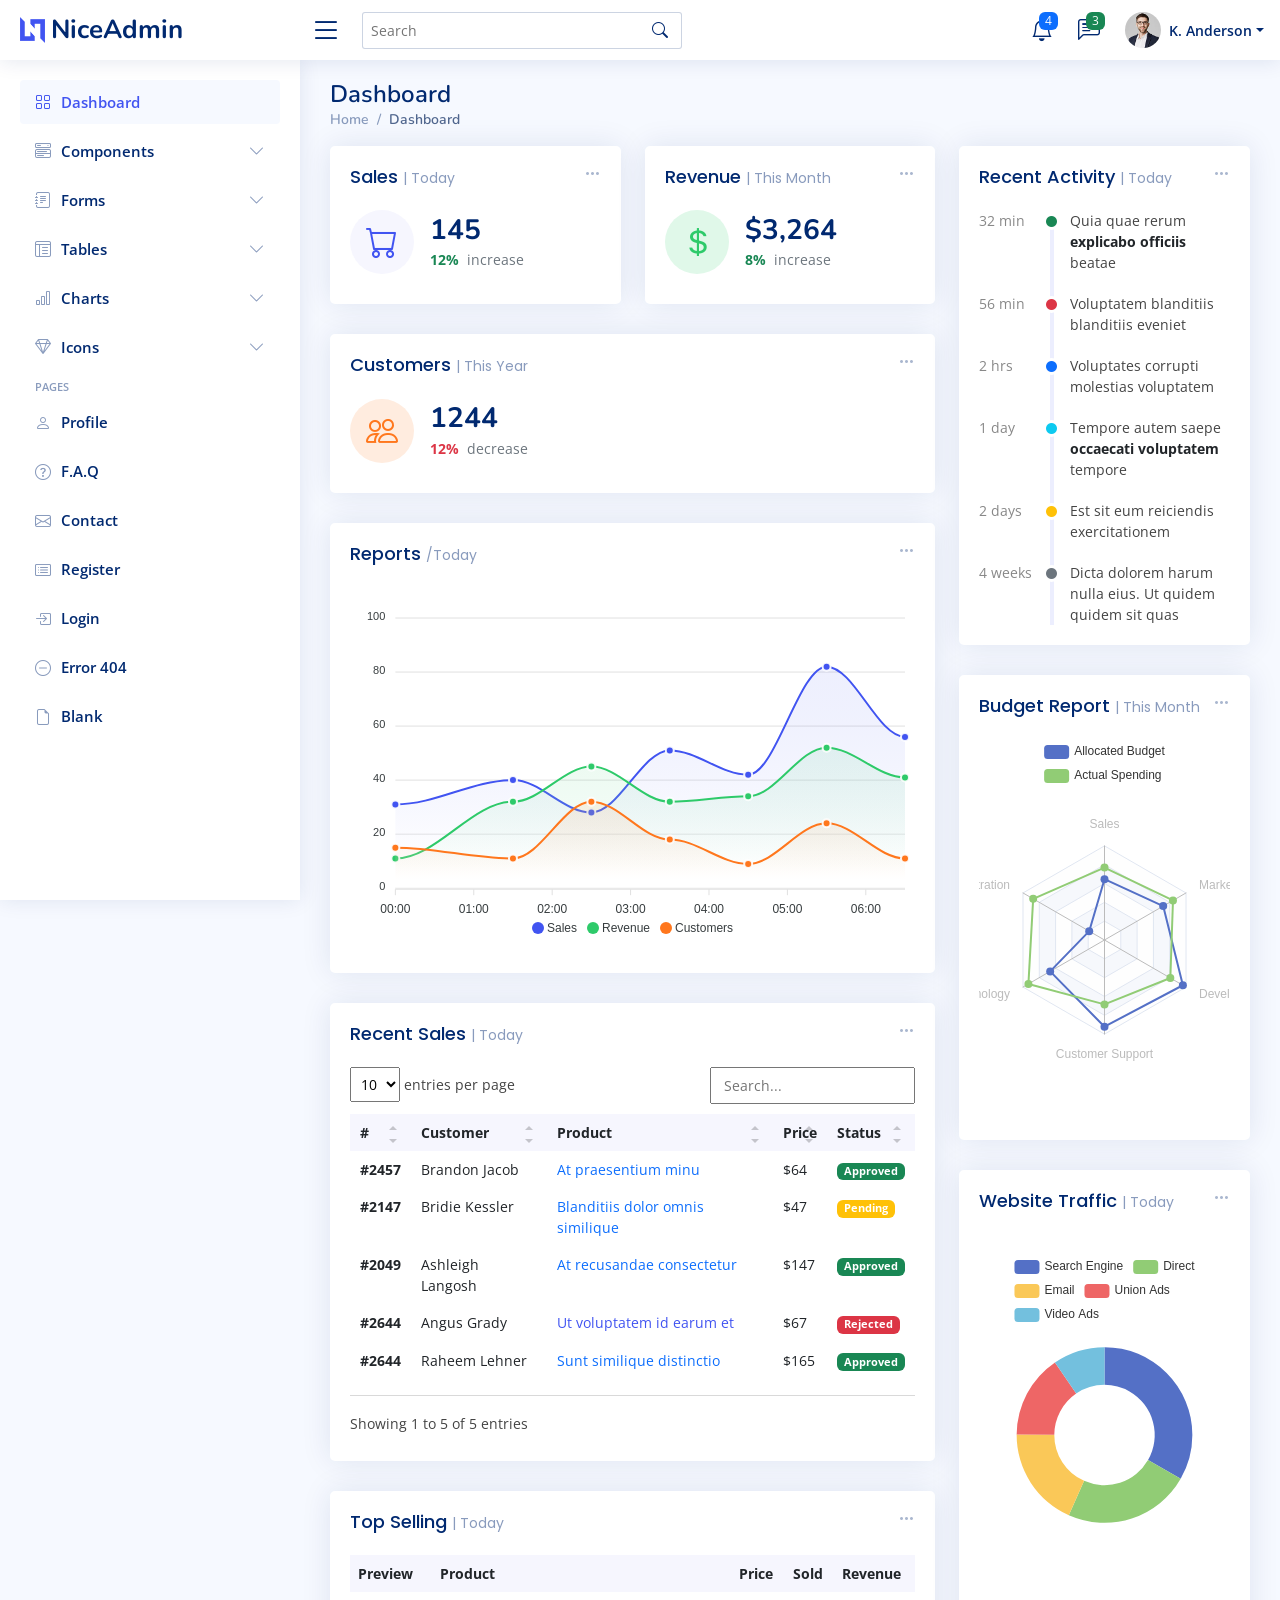
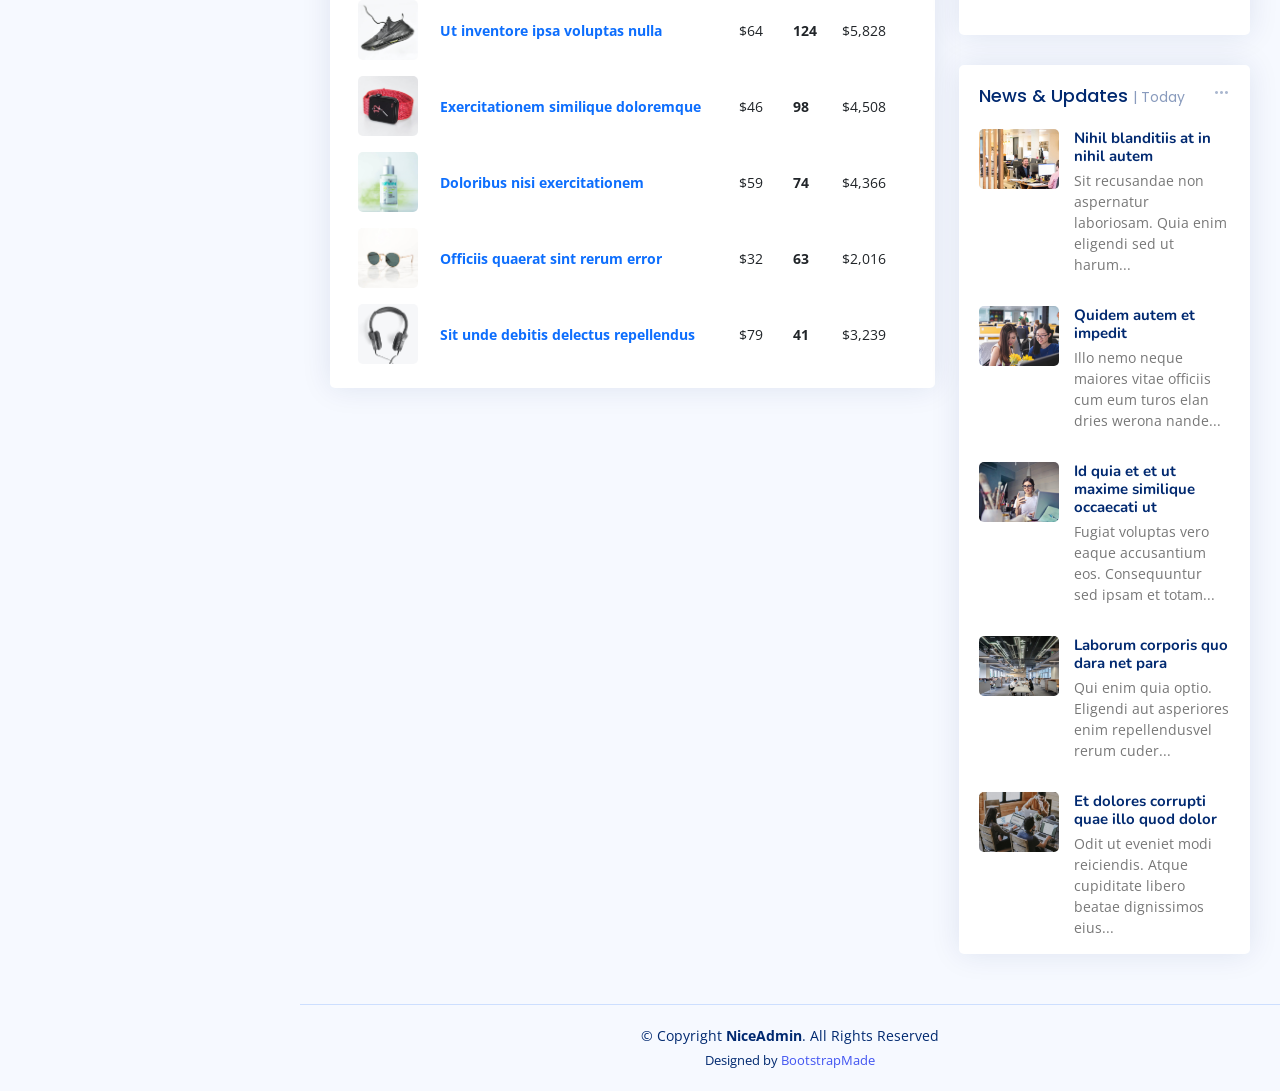
<file: NiceAdmin/index.html>
<!DOCTYPE html>
<html lang="en">

<head>
  <meta charset="utf-8">
  <meta content="width=device-width, initial-scale=1.0" name="viewport">

  <title>Dashboard - NiceAdmin Bootstrap Template</title>
  <meta content="" name="description">
  <meta content="" name="keywords">

  <!-- Favicons -->
  <link href="assets/img/favicon.png" rel="icon">
  <link href="assets/img/apple-touch-icon.png" rel="apple-touch-icon">

  <!-- Google Fonts -->
  <link href="https://fonts.gstatic.com" rel="preconnect">
  <link href="https://fonts.googleapis.com/css?family=Open+Sans:300,300i,400,400i,600,600i,700,700i|Nunito:300,300i,400,400i,600,600i,700,700i|Poppins:300,300i,400,400i,500,500i,600,600i,700,700i" rel="stylesheet">

  <!-- Vendor CSS Files -->
  <link href="assets/vendor/bootstrap/css/bootstrap.min.css" rel="stylesheet">
  <link href="assets/vendor/bootstrap-icons/bootstrap-icons.css" rel="stylesheet">
  <link href="assets/vendor/boxicons/css/boxicons.min.css" rel="stylesheet">
  <link href="assets/vendor/quill/quill.snow.css" rel="stylesheet">
  <link href="assets/vendor/quill/quill.bubble.css" rel="stylesheet">
  <link href="assets/vendor/remixicon/remixicon.css" rel="stylesheet">
  <link href="assets/vendor/simple-datatables/style.css" rel="stylesheet">

  <!-- Template Main CSS File -->
  <link href="assets/css/style.css" rel="stylesheet">

  <!-- =======================================================
  * Template Name: NiceAdmin - v2.4.1
  * Template URL: https://bootstrapmade.com/nice-admin-bootstrap-admin-html-template/
  * Author: BootstrapMade.com
  * License: https://bootstrapmade.com/license/
  ======================================================== -->
</head>

<body>

  <!-- ======= Header ======= -->
  <header id="header" class="header fixed-top d-flex align-items-center">

    <div class="d-flex align-items-center justify-content-between">
      <a href="index.html" class="logo d-flex align-items-center">
        <img src="assets/img/logo.png" alt="">
        <span class="d-none d-lg-block">NiceAdmin</span>
      </a>
      <i class="bi bi-list toggle-sidebar-btn"></i>
    </div><!-- End Logo -->

    <div class="search-bar">
      <form class="search-form d-flex align-items-center" method="POST" action="#">
        <input type="text" name="query" placeholder="Search" title="Enter search keyword">
        <button type="submit" title="Search"><i class="bi bi-search"></i></button>
      </form>
    </div><!-- End Search Bar -->

    <nav class="header-nav ms-auto">
      <ul class="d-flex align-items-center">

        <li class="nav-item d-block d-lg-none">
          <a class="nav-link nav-icon search-bar-toggle " href="#">
            <i class="bi bi-search"></i>
          </a>
        </li><!-- End Search Icon-->

        <li class="nav-item dropdown">

          <a class="nav-link nav-icon" href="#" data-bs-toggle="dropdown">
            <i class="bi bi-bell"></i>
            <span class="badge bg-primary badge-number">4</span>
          </a><!-- End Notification Icon -->

          <ul class="dropdown-menu dropdown-menu-end dropdown-menu-arrow notifications">
            <li class="dropdown-header">
              You have 4 new notifications
              <a href="#"><span class="badge rounded-pill bg-primary p-2 ms-2">View all</span></a>
            </li>
            <li>
              <hr class="dropdown-divider">
            </li>

            <li class="notification-item">
              <i class="bi bi-exclamation-circle text-warning"></i>
              <div>
                <h4>Lorem Ipsum</h4>
                <p>Quae dolorem earum veritatis oditseno</p>
                <p>30 min. ago</p>
              </div>
            </li>

            <li>
              <hr class="dropdown-divider">
            </li>

            <li class="notification-item">
              <i class="bi bi-x-circle text-danger"></i>
              <div>
                <h4>Atque rerum nesciunt</h4>
                <p>Quae dolorem earum veritatis oditseno</p>
                <p>1 hr. ago</p>
              </div>
            </li>

            <li>
              <hr class="dropdown-divider">
            </li>

            <li class="notification-item">
              <i class="bi bi-check-circle text-success"></i>
              <div>
                <h4>Sit rerum fuga</h4>
                <p>Quae dolorem earum veritatis oditseno</p>
                <p>2 hrs. ago</p>
              </div>
            </li>

            <li>
              <hr class="dropdown-divider">
            </li>

            <li class="notification-item">
              <i class="bi bi-info-circle text-primary"></i>
              <div>
                <h4>Dicta reprehenderit</h4>
                <p>Quae dolorem earum veritatis oditseno</p>
                <p>4 hrs. ago</p>
              </div>
            </li>

            <li>
              <hr class="dropdown-divider">
            </li>
            <li class="dropdown-footer">
              <a href="#">Show all notifications</a>
            </li>

          </ul><!-- End Notification Dropdown Items -->

        </li><!-- End Notification Nav -->

        <li class="nav-item dropdown">

          <a class="nav-link nav-icon" href="#" data-bs-toggle="dropdown">
            <i class="bi bi-chat-left-text"></i>
            <span class="badge bg-success badge-number">3</span>
          </a><!-- End Messages Icon -->

          <ul class="dropdown-menu dropdown-menu-end dropdown-menu-arrow messages">
            <li class="dropdown-header">
              You have 3 new messages
              <a href="#"><span class="badge rounded-pill bg-primary p-2 ms-2">View all</span></a>
            </li>
            <li>
              <hr class="dropdown-divider">
            </li>

            <li class="message-item">
              <a href="#">
                <img src="assets/img/messages-1.jpg" alt="" class="rounded-circle">
                <div>
                  <h4>Maria Hudson</h4>
                  <p>Velit asperiores et ducimus soluta repudiandae labore officia est ut...</p>
                  <p>4 hrs. ago</p>
                </div>
              </a>
            </li>
            <li>
              <hr class="dropdown-divider">
            </li>

            <li class="message-item">
              <a href="#">
                <img src="assets/img/messages-2.jpg" alt="" class="rounded-circle">
                <div>
                  <h4>Anna Nelson</h4>
                  <p>Velit asperiores et ducimus soluta repudiandae labore officia est ut...</p>
                  <p>6 hrs. ago</p>
                </div>
              </a>
            </li>
            <li>
              <hr class="dropdown-divider">
            </li>

            <li class="message-item">
              <a href="#">
                <img src="assets/img/messages-3.jpg" alt="" class="rounded-circle">
                <div>
                  <h4>David Muldon</h4>
                  <p>Velit asperiores et ducimus soluta repudiandae labore officia est ut...</p>
                  <p>8 hrs. ago</p>
                </div>
              </a>
            </li>
            <li>
              <hr class="dropdown-divider">
            </li>

            <li class="dropdown-footer">
              <a href="#">Show all messages</a>
            </li>

          </ul><!-- End Messages Dropdown Items -->

        </li><!-- End Messages Nav -->

        <li class="nav-item dropdown pe-3">

          <a class="nav-link nav-profile d-flex align-items-center pe-0" href="#" data-bs-toggle="dropdown">
            <img src="assets/img/profile-img.jpg" alt="Profile" class="rounded-circle">
            <span class="d-none d-md-block dropdown-toggle ps-2">K. Anderson</span>
          </a><!-- End Profile Iamge Icon -->

          <ul class="dropdown-menu dropdown-menu-end dropdown-menu-arrow profile">
            <li class="dropdown-header">
              <h6>Kevin Anderson</h6>
              <span>Web Designer</span>
            </li>
            <li>
              <hr class="dropdown-divider">
            </li>

            <li>
              <a class="dropdown-item d-flex align-items-center" href="users-profile.html">
                <i class="bi bi-person"></i>
                <span>My Profile</span>
              </a>
            </li>
            <li>
              <hr class="dropdown-divider">
            </li>

            <li>
              <a class="dropdown-item d-flex align-items-center" href="users-profile.html">
                <i class="bi bi-gear"></i>
                <span>Account Settings</span>
              </a>
            </li>
            <li>
              <hr class="dropdown-divider">
            </li>

            <li>
              <a class="dropdown-item d-flex align-items-center" href="pages-faq.html">
                <i class="bi bi-question-circle"></i>
                <span>Need Help?</span>
              </a>
            </li>
            <li>
              <hr class="dropdown-divider">
            </li>

            <li>
              <a class="dropdown-item d-flex align-items-center" href="#">
                <i class="bi bi-box-arrow-right"></i>
                <span>Sign Out</span>
              </a>
            </li>

          </ul><!-- End Profile Dropdown Items -->
        </li><!-- End Profile Nav -->

      </ul>
    </nav><!-- End Icons Navigation -->

  </header><!-- End Header -->

  <!-- ======= Sidebar ======= -->
  <aside id="sidebar" class="sidebar">

    <ul class="sidebar-nav" id="sidebar-nav">

      <li class="nav-item">
        <a class="nav-link " href="index.html">
          <i class="bi bi-grid"></i>
          <span>Dashboard</span>
        </a>
      </li><!-- End Dashboard Nav -->

      <li class="nav-item">
        <a class="nav-link collapsed" data-bs-target="#components-nav" data-bs-toggle="collapse" href="#">
          <i class="bi bi-menu-button-wide"></i><span>Components</span><i class="bi bi-chevron-down ms-auto"></i>
        </a>
        <ul id="components-nav" class="nav-content collapse " data-bs-parent="#sidebar-nav">
          <li>
            <a href="components-alerts.html">
              <i class="bi bi-circle"></i><span>Alerts</span>
            </a>
          </li>
          <li>
            <a href="components-accordion.html">
              <i class="bi bi-circle"></i><span>Accordion</span>
            </a>
          </li>
          <li>
            <a href="components-badges.html">
              <i class="bi bi-circle"></i><span>Badges</span>
            </a>
          </li>
          <li>
            <a href="components-breadcrumbs.html">
              <i class="bi bi-circle"></i><span>Breadcrumbs</span>
            </a>
          </li>
          <li>
            <a href="components-buttons.html">
              <i class="bi bi-circle"></i><span>Buttons</span>
            </a>
          </li>
          <li>
            <a href="components-cards.html">
              <i class="bi bi-circle"></i><span>Cards</span>
            </a>
          </li>
          <li>
            <a href="components-carousel.html">
              <i class="bi bi-circle"></i><span>Carousel</span>
            </a>
          </li>
          <li>
            <a href="components-list-group.html">
              <i class="bi bi-circle"></i><span>List group</span>
            </a>
          </li>
          <li>
            <a href="components-modal.html">
              <i class="bi bi-circle"></i><span>Modal</span>
            </a>
          </li>
          <li>
            <a href="components-tabs.html">
              <i class="bi bi-circle"></i><span>Tabs</span>
            </a>
          </li>
          <li>
            <a href="components-pagination.html">
              <i class="bi bi-circle"></i><span>Pagination</span>
            </a>
          </li>
          <li>
            <a href="components-progress.html">
              <i class="bi bi-circle"></i><span>Progress</span>
            </a>
          </li>
          <li>
            <a href="components-spinners.html">
              <i class="bi bi-circle"></i><span>Spinners</span>
            </a>
          </li>
          <li>
            <a href="components-tooltips.html">
              <i class="bi bi-circle"></i><span>Tooltips</span>
            </a>
          </li>
        </ul>
      </li><!-- End Components Nav -->

      <li class="nav-item">
        <a class="nav-link collapsed" data-bs-target="#forms-nav" data-bs-toggle="collapse" href="#">
          <i class="bi bi-journal-text"></i><span>Forms</span><i class="bi bi-chevron-down ms-auto"></i>
        </a>
        <ul id="forms-nav" class="nav-content collapse " data-bs-parent="#sidebar-nav">
          <li>
            <a href="forms-elements.html">
              <i class="bi bi-circle"></i><span>Form Elements</span>
            </a>
          </li>
          <li>
            <a href="forms-layouts.html">
              <i class="bi bi-circle"></i><span>Form Layouts</span>
            </a>
          </li>
          <li>
            <a href="forms-editors.html">
              <i class="bi bi-circle"></i><span>Form Editors</span>
            </a>
          </li>
          <li>
            <a href="forms-validation.html">
              <i class="bi bi-circle"></i><span>Form Validation</span>
            </a>
          </li>
        </ul>
      </li><!-- End Forms Nav -->

      <li class="nav-item">
        <a class="nav-link collapsed" data-bs-target="#tables-nav" data-bs-toggle="collapse" href="#">
          <i class="bi bi-layout-text-window-reverse"></i><span>Tables</span><i class="bi bi-chevron-down ms-auto"></i>
        </a>
        <ul id="tables-nav" class="nav-content collapse " data-bs-parent="#sidebar-nav">
          <li>
            <a href="tables-general.html">
              <i class="bi bi-circle"></i><span>General Tables</span>
            </a>
          </li>
          <li>
            <a href="tables-data.html">
              <i class="bi bi-circle"></i><span>Data Tables</span>
            </a>
          </li>
        </ul>
      </li><!-- End Tables Nav -->

      <li class="nav-item">
        <a class="nav-link collapsed" data-bs-target="#charts-nav" data-bs-toggle="collapse" href="#">
          <i class="bi bi-bar-chart"></i><span>Charts</span><i class="bi bi-chevron-down ms-auto"></i>
        </a>
        <ul id="charts-nav" class="nav-content collapse " data-bs-parent="#sidebar-nav">
          <li>
            <a href="charts-chartjs.html">
              <i class="bi bi-circle"></i><span>Chart.js</span>
            </a>
          </li>
          <li>
            <a href="charts-apexcharts.html">
              <i class="bi bi-circle"></i><span>ApexCharts</span>
            </a>
          </li>
          <li>
            <a href="charts-echarts.html">
              <i class="bi bi-circle"></i><span>ECharts</span>
            </a>
          </li>
        </ul>
      </li><!-- End Charts Nav -->

      <li class="nav-item">
        <a class="nav-link collapsed" data-bs-target="#icons-nav" data-bs-toggle="collapse" href="#">
          <i class="bi bi-gem"></i><span>Icons</span><i class="bi bi-chevron-down ms-auto"></i>
        </a>
        <ul id="icons-nav" class="nav-content collapse " data-bs-parent="#sidebar-nav">
          <li>
            <a href="icons-bootstrap.html">
              <i class="bi bi-circle"></i><span>Bootstrap Icons</span>
            </a>
          </li>
          <li>
            <a href="icons-remix.html">
              <i class="bi bi-circle"></i><span>Remix Icons</span>
            </a>
          </li>
          <li>
            <a href="icons-boxicons.html">
              <i class="bi bi-circle"></i><span>Boxicons</span>
            </a>
          </li>
        </ul>
      </li><!-- End Icons Nav -->

      <li class="nav-heading">Pages</li>

      <li class="nav-item">
        <a class="nav-link collapsed" href="users-profile.html">
          <i class="bi bi-person"></i>
          <span>Profile</span>
        </a>
      </li><!-- End Profile Page Nav -->

      <li class="nav-item">
        <a class="nav-link collapsed" href="pages-faq.html">
          <i class="bi bi-question-circle"></i>
          <span>F.A.Q</span>
        </a>
      </li><!-- End F.A.Q Page Nav -->

      <li class="nav-item">
        <a class="nav-link collapsed" href="pages-contact.html">
          <i class="bi bi-envelope"></i>
          <span>Contact</span>
        </a>
      </li><!-- End Contact Page Nav -->

      <li class="nav-item">
        <a class="nav-link collapsed" href="pages-register.html">
          <i class="bi bi-card-list"></i>
          <span>Register</span>
        </a>
      </li><!-- End Register Page Nav -->

      <li class="nav-item">
        <a class="nav-link collapsed" href="pages-login.html">
          <i class="bi bi-box-arrow-in-right"></i>
          <span>Login</span>
        </a>
      </li><!-- End Login Page Nav -->

      <li class="nav-item">
        <a class="nav-link collapsed" href="pages-error-404.html">
          <i class="bi bi-dash-circle"></i>
          <span>Error 404</span>
        </a>
      </li><!-- End Error 404 Page Nav -->

      <li class="nav-item">
        <a class="nav-link collapsed" href="pages-blank.html">
          <i class="bi bi-file-earmark"></i>
          <span>Blank</span>
        </a>
      </li><!-- End Blank Page Nav -->

    </ul>

  </aside><!-- End Sidebar-->

  <main id="main" class="main">

    <div class="pagetitle">
      <h1>Dashboard</h1>
      <nav>
        <ol class="breadcrumb">
          <li class="breadcrumb-item"><a href="index.html">Home</a></li>
          <li class="breadcrumb-item active">Dashboard</li>
        </ol>
      </nav>
    </div><!-- End Page Title -->

    <section class="section dashboard">
      <div class="row">

        <!-- Left side columns -->
        <div class="col-lg-8">
          <div class="row">

            <!-- Sales Card -->
            <div class="col-xxl-4 col-md-6">
              <div class="card info-card sales-card">

                <div class="filter">
                  <a class="icon" href="#" data-bs-toggle="dropdown"><i class="bi bi-three-dots"></i></a>
                  <ul class="dropdown-menu dropdown-menu-end dropdown-menu-arrow">
                    <li class="dropdown-header text-start">
                      <h6>Filter</h6>
                    </li>

                    <li><a class="dropdown-item" href="#">Today</a></li>
                    <li><a class="dropdown-item" href="#">This Month</a></li>
                    <li><a class="dropdown-item" href="#">This Year</a></li>
                  </ul>
                </div>

                <div class="card-body">
                  <h5 class="card-title">Sales <span>| Today</span></h5>

                  <div class="d-flex align-items-center">
                    <div class="card-icon rounded-circle d-flex align-items-center justify-content-center">
                      <i class="bi bi-cart"></i>
                    </div>
                    <div class="ps-3">
                      <h6>145</h6>
                      <span class="text-success small pt-1 fw-bold">12%</span> <span class="text-muted small pt-2 ps-1">increase</span>

                    </div>
                  </div>
                </div>

              </div>
            </div><!-- End Sales Card -->

            <!-- Revenue Card -->
            <div class="col-xxl-4 col-md-6">
              <div class="card info-card revenue-card">

                <div class="filter">
                  <a class="icon" href="#" data-bs-toggle="dropdown"><i class="bi bi-three-dots"></i></a>
                  <ul class="dropdown-menu dropdown-menu-end dropdown-menu-arrow">
                    <li class="dropdown-header text-start">
                      <h6>Filter</h6>
                    </li>

                    <li><a class="dropdown-item" href="#">Today</a></li>
                    <li><a class="dropdown-item" href="#">This Month</a></li>
                    <li><a class="dropdown-item" href="#">This Year</a></li>
                  </ul>
                </div>

                <div class="card-body">
                  <h5 class="card-title">Revenue <span>| This Month</span></h5>

                  <div class="d-flex align-items-center">
                    <div class="card-icon rounded-circle d-flex align-items-center justify-content-center">
                      <i class="bi bi-currency-dollar"></i>
                    </div>
                    <div class="ps-3">
                      <h6>$3,264</h6>
                      <span class="text-success small pt-1 fw-bold">8%</span> <span class="text-muted small pt-2 ps-1">increase</span>

                    </div>
                  </div>
                </div>

              </div>
            </div><!-- End Revenue Card -->

            <!-- Customers Card -->
            <div class="col-xxl-4 col-xl-12">

              <div class="card info-card customers-card">

                <div class="filter">
                  <a class="icon" href="#" data-bs-toggle="dropdown"><i class="bi bi-three-dots"></i></a>
                  <ul class="dropdown-menu dropdown-menu-end dropdown-menu-arrow">
                    <li class="dropdown-header text-start">
                      <h6>Filter</h6>
                    </li>

                    <li><a class="dropdown-item" href="#">Today</a></li>
                    <li><a class="dropdown-item" href="#">This Month</a></li>
                    <li><a class="dropdown-item" href="#">This Year</a></li>
                  </ul>
                </div>

                <div class="card-body">
                  <h5 class="card-title">Customers <span>| This Year</span></h5>

                  <div class="d-flex align-items-center">
                    <div class="card-icon rounded-circle d-flex align-items-center justify-content-center">
                      <i class="bi bi-people"></i>
                    </div>
                    <div class="ps-3">
                      <h6>1244</h6>
                      <span class="text-danger small pt-1 fw-bold">12%</span> <span class="text-muted small pt-2 ps-1">decrease</span>

                    </div>
                  </div>

                </div>
              </div>

            </div><!-- End Customers Card -->

            <!-- Reports -->
            <div class="col-12">
              <div class="card">

                <div class="filter">
                  <a class="icon" href="#" data-bs-toggle="dropdown"><i class="bi bi-three-dots"></i></a>
                  <ul class="dropdown-menu dropdown-menu-end dropdown-menu-arrow">
                    <li class="dropdown-header text-start">
                      <h6>Filter</h6>
                    </li>

                    <li><a class="dropdown-item" href="#">Today</a></li>
                    <li><a class="dropdown-item" href="#">This Month</a></li>
                    <li><a class="dropdown-item" href="#">This Year</a></li>
                  </ul>
                </div>

                <div class="card-body">
                  <h5 class="card-title">Reports <span>/Today</span></h5>

                  <!-- Line Chart -->
                  <div id="reportsChart"></div>

                  <script>
                    document.addEventListener("DOMContentLoaded", () => {
                      new ApexCharts(document.querySelector("#reportsChart"), {
                        series: [{
                          name: 'Sales',
                          data: [31, 40, 28, 51, 42, 82, 56],
                        }, {
                          name: 'Revenue',
                          data: [11, 32, 45, 32, 34, 52, 41]
                        }, {
                          name: 'Customers',
                          data: [15, 11, 32, 18, 9, 24, 11]
                        }],
                        chart: {
                          height: 350,
                          type: 'area',
                          toolbar: {
                            show: false
                          },
                        },
                        markers: {
                          size: 4
                        },
                        colors: ['#4154f1', '#2eca6a', '#ff771d'],
                        fill: {
                          type: "gradient",
                          gradient: {
                            shadeIntensity: 1,
                            opacityFrom: 0.3,
                            opacityTo: 0.4,
                            stops: [0, 90, 100]
                          }
                        },
                        dataLabels: {
                          enabled: false
                        },
                        stroke: {
                          curve: 'smooth',
                          width: 2
                        },
                        xaxis: {
                          type: 'datetime',
                          categories: ["2018-09-19T00:00:00.000Z", "2018-09-19T01:30:00.000Z", "2018-09-19T02:30:00.000Z", "2018-09-19T03:30:00.000Z", "2018-09-19T04:30:00.000Z", "2018-09-19T05:30:00.000Z", "2018-09-19T06:30:00.000Z"]
                        },
                        tooltip: {
                          x: {
                            format: 'dd/MM/yy HH:mm'
                          },
                        }
                      }).render();
                    });
                  </script>
                  <!-- End Line Chart -->

                </div>

              </div>
            </div><!-- End Reports -->

            <!-- Recent Sales -->
            <div class="col-12">
              <div class="card recent-sales overflow-auto">

                <div class="filter">
                  <a class="icon" href="#" data-bs-toggle="dropdown"><i class="bi bi-three-dots"></i></a>
                  <ul class="dropdown-menu dropdown-menu-end dropdown-menu-arrow">
                    <li class="dropdown-header text-start">
                      <h6>Filter</h6>
                    </li>

                    <li><a class="dropdown-item" href="#">Today</a></li>
                    <li><a class="dropdown-item" href="#">This Month</a></li>
                    <li><a class="dropdown-item" href="#">This Year</a></li>
                  </ul>
                </div>

                <div class="card-body">
                  <h5 class="card-title">Recent Sales <span>| Today</span></h5>

                  <table class="table table-borderless datatable">
                    <thead>
                      <tr>
                        <th scope="col">#</th>
                        <th scope="col">Customer</th>
                        <th scope="col">Product</th>
                        <th scope="col">Price</th>
                        <th scope="col">Status</th>
                      </tr>
                    </thead>
                    <tbody>
                      <tr>
                        <th scope="row"><a href="#">#2457</a></th>
                        <td>Brandon Jacob</td>
                        <td><a href="#" class="text-primary">At praesentium minu</a></td>
                        <td>$64</td>
                        <td><span class="badge bg-success">Approved</span></td>
                      </tr>
                      <tr>
                        <th scope="row"><a href="#">#2147</a></th>
                        <td>Bridie Kessler</td>
                        <td><a href="#" class="text-primary">Blanditiis dolor omnis similique</a></td>
                        <td>$47</td>
                        <td><span class="badge bg-warning">Pending</span></td>
                      </tr>
                      <tr>
                        <th scope="row"><a href="#">#2049</a></th>
                        <td>Ashleigh Langosh</td>
                        <td><a href="#" class="text-primary">At recusandae consectetur</a></td>
                        <td>$147</td>
                        <td><span class="badge bg-success">Approved</span></td>
                      </tr>
                      <tr>
                        <th scope="row"><a href="#">#2644</a></th>
                        <td>Angus Grady</td>
                        <td><a href="#" class="text-primar">Ut voluptatem id earum et</a></td>
                        <td>$67</td>
                        <td><span class="badge bg-danger">Rejected</span></td>
                      </tr>
                      <tr>
                        <th scope="row"><a href="#">#2644</a></th>
                        <td>Raheem Lehner</td>
                        <td><a href="#" class="text-primary">Sunt similique distinctio</a></td>
                        <td>$165</td>
                        <td><span class="badge bg-success">Approved</span></td>
                      </tr>
                    </tbody>
                  </table>

                </div>

              </div>
            </div><!-- End Recent Sales -->

            <!-- Top Selling -->
            <div class="col-12">
              <div class="card top-selling overflow-auto">

                <div class="filter">
                  <a class="icon" href="#" data-bs-toggle="dropdown"><i class="bi bi-three-dots"></i></a>
                  <ul class="dropdown-menu dropdown-menu-end dropdown-menu-arrow">
                    <li class="dropdown-header text-start">
                      <h6>Filter</h6>
                    </li>

                    <li><a class="dropdown-item" href="#">Today</a></li>
                    <li><a class="dropdown-item" href="#">This Month</a></li>
                    <li><a class="dropdown-item" href="#">This Year</a></li>
                  </ul>
                </div>

                <div class="card-body pb-0">
                  <h5 class="card-title">Top Selling <span>| Today</span></h5>

                  <table class="table table-borderless">
                    <thead>
                      <tr>
                        <th scope="col">Preview</th>
                        <th scope="col">Product</th>
                        <th scope="col">Price</th>
                        <th scope="col">Sold</th>
                        <th scope="col">Revenue</th>
                      </tr>
                    </thead>
                    <tbody>
                      <tr>
                        <th scope="row"><a href="#"><img src="assets/img/product-1.jpg" alt=""></a></th>
                        <td><a href="#" class="text-primary fw-bold">Ut inventore ipsa voluptas nulla</a></td>
                        <td>$64</td>
                        <td class="fw-bold">124</td>
                        <td>$5,828</td>
                      </tr>
                      <tr>
                        <th scope="row"><a href="#"><img src="assets/img/product-2.jpg" alt=""></a></th>
                        <td><a href="#" class="text-primary fw-bold">Exercitationem similique doloremque</a></td>
                        <td>$46</td>
                        <td class="fw-bold">98</td>
                        <td>$4,508</td>
                      </tr>
                      <tr>
                        <th scope="row"><a href="#"><img src="assets/img/product-3.jpg" alt=""></a></th>
                        <td><a href="#" class="text-primary fw-bold">Doloribus nisi exercitationem</a></td>
                        <td>$59</td>
                        <td class="fw-bold">74</td>
                        <td>$4,366</td>
                      </tr>
                      <tr>
                        <th scope="row"><a href="#"><img src="assets/img/product-4.jpg" alt=""></a></th>
                        <td><a href="#" class="text-primary fw-bold">Officiis quaerat sint rerum error</a></td>
                        <td>$32</td>
                        <td class="fw-bold">63</td>
                        <td>$2,016</td>
                      </tr>
                      <tr>
                        <th scope="row"><a href="#"><img src="assets/img/product-5.jpg" alt=""></a></th>
                        <td><a href="#" class="text-primary fw-bold">Sit unde debitis delectus repellendus</a></td>
                        <td>$79</td>
                        <td class="fw-bold">41</td>
                        <td>$3,239</td>
                      </tr>
                    </tbody>
                  </table>

                </div>

              </div>
            </div><!-- End Top Selling -->

          </div>
        </div><!-- End Left side columns -->

        <!-- Right side columns -->
        <div class="col-lg-4">

          <!-- Recent Activity -->
          <div class="card">
            <div class="filter">
              <a class="icon" href="#" data-bs-toggle="dropdown"><i class="bi bi-three-dots"></i></a>
              <ul class="dropdown-menu dropdown-menu-end dropdown-menu-arrow">
                <li class="dropdown-header text-start">
                  <h6>Filter</h6>
                </li>

                <li><a class="dropdown-item" href="#">Today</a></li>
                <li><a class="dropdown-item" href="#">This Month</a></li>
                <li><a class="dropdown-item" href="#">This Year</a></li>
              </ul>
            </div>

            <div class="card-body">
              <h5 class="card-title">Recent Activity <span>| Today</span></h5>

              <div class="activity">

                <div class="activity-item d-flex">
                  <div class="activite-label">32 min</div>
                  <i class='bi bi-circle-fill activity-badge text-success align-self-start'></i>
                  <div class="activity-content">
                    Quia quae rerum <a href="#" class="fw-bold text-dark">explicabo officiis</a> beatae
                  </div>
                </div><!-- End activity item-->

                <div class="activity-item d-flex">
                  <div class="activite-label">56 min</div>
                  <i class='bi bi-circle-fill activity-badge text-danger align-self-start'></i>
                  <div class="activity-content">
                    Voluptatem blanditiis blanditiis eveniet
                  </div>
                </div><!-- End activity item-->

                <div class="activity-item d-flex">
                  <div class="activite-label">2 hrs</div>
                  <i class='bi bi-circle-fill activity-badge text-primary align-self-start'></i>
                  <div class="activity-content">
                    Voluptates corrupti molestias voluptatem
                  </div>
                </div><!-- End activity item-->

                <div class="activity-item d-flex">
                  <div class="activite-label">1 day</div>
                  <i class='bi bi-circle-fill activity-badge text-info align-self-start'></i>
                  <div class="activity-content">
                    Tempore autem saepe <a href="#" class="fw-bold text-dark">occaecati voluptatem</a> tempore
                  </div>
                </div><!-- End activity item-->

                <div class="activity-item d-flex">
                  <div class="activite-label">2 days</div>
                  <i class='bi bi-circle-fill activity-badge text-warning align-self-start'></i>
                  <div class="activity-content">
                    Est sit eum reiciendis exercitationem
                  </div>
                </div><!-- End activity item-->

                <div class="activity-item d-flex">
                  <div class="activite-label">4 weeks</div>
                  <i class='bi bi-circle-fill activity-badge text-muted align-self-start'></i>
                  <div class="activity-content">
                    Dicta dolorem harum nulla eius. Ut quidem quidem sit quas
                  </div>
                </div><!-- End activity item-->

              </div>

            </div>
          </div><!-- End Recent Activity -->

          <!-- Budget Report -->
          <div class="card">
            <div class="filter">
              <a class="icon" href="#" data-bs-toggle="dropdown"><i class="bi bi-three-dots"></i></a>
              <ul class="dropdown-menu dropdown-menu-end dropdown-menu-arrow">
                <li class="dropdown-header text-start">
                  <h6>Filter</h6>
                </li>

                <li><a class="dropdown-item" href="#">Today</a></li>
                <li><a class="dropdown-item" href="#">This Month</a></li>
                <li><a class="dropdown-item" href="#">This Year</a></li>
              </ul>
            </div>

            <div class="card-body pb-0">
              <h5 class="card-title">Budget Report <span>| This Month</span></h5>

              <div id="budgetChart" style="min-height: 400px;" class="echart"></div>

              <script>
                document.addEventListener("DOMContentLoaded", () => {
                  var budgetChart = echarts.init(document.querySelector("#budgetChart")).setOption({
                    legend: {
                      data: ['Allocated Budget', 'Actual Spending']
                    },
                    radar: {
                      // shape: 'circle',
                      indicator: [{
                          name: 'Sales',
                          max: 6500
                        },
                        {
                          name: 'Administration',
                          max: 16000
                        },
                        {
                          name: 'Information Technology',
                          max: 30000
                        },
                        {
                          name: 'Customer Support',
                          max: 38000
                        },
                        {
                          name: 'Development',
                          max: 52000
                        },
                        {
                          name: 'Marketing',
                          max: 25000
                        }
                      ]
                    },
                    series: [{
                      name: 'Budget vs spending',
                      type: 'radar',
                      data: [{
                          value: [4200, 3000, 20000, 35000, 50000, 18000],
                          name: 'Allocated Budget'
                        },
                        {
                          value: [5000, 14000, 28000, 26000, 42000, 21000],
                          name: 'Actual Spending'
                        }
                      ]
                    }]
                  });
                });
              </script>

            </div>
          </div><!-- End Budget Report -->

          <!-- Website Traffic -->
          <div class="card">
            <div class="filter">
              <a class="icon" href="#" data-bs-toggle="dropdown"><i class="bi bi-three-dots"></i></a>
              <ul class="dropdown-menu dropdown-menu-end dropdown-menu-arrow">
                <li class="dropdown-header text-start">
                  <h6>Filter</h6>
                </li>

                <li><a class="dropdown-item" href="#">Today</a></li>
                <li><a class="dropdown-item" href="#">This Month</a></li>
                <li><a class="dropdown-item" href="#">This Year</a></li>
              </ul>
            </div>

            <div class="card-body pb-0">
              <h5 class="card-title">Website Traffic <span>| Today</span></h5>

              <div id="trafficChart" style="min-height: 400px;" class="echart"></div>

              <script>
                document.addEventListener("DOMContentLoaded", () => {
                  echarts.init(document.querySelector("#trafficChart")).setOption({
                    tooltip: {
                      trigger: 'item'
                    },
                    legend: {
                      top: '5%',
                      left: 'center'
                    },
                    series: [{
                      name: 'Access From',
                      type: 'pie',
                      radius: ['40%', '70%'],
                      avoidLabelOverlap: false,
                      label: {
                        show: false,
                        position: 'center'
                      },
                      emphasis: {
                        label: {
                          show: true,
                          fontSize: '18',
                          fontWeight: 'bold'
                        }
                      },
                      labelLine: {
                        show: false
                      },
                      data: [{
                          value: 1048,
                          name: 'Search Engine'
                        },
                        {
                          value: 735,
                          name: 'Direct'
                        },
                        {
                          value: 580,
                          name: 'Email'
                        },
                        {
                          value: 484,
                          name: 'Union Ads'
                        },
                        {
                          value: 300,
                          name: 'Video Ads'
                        }
                      ]
                    }]
                  });
                });
              </script>

            </div>
          </div><!-- End Website Traffic -->

          <!-- News & Updates Traffic -->
          <div class="card">
            <div class="filter">
              <a class="icon" href="#" data-bs-toggle="dropdown"><i class="bi bi-three-dots"></i></a>
              <ul class="dropdown-menu dropdown-menu-end dropdown-menu-arrow">
                <li class="dropdown-header text-start">
                  <h6>Filter</h6>
                </li>

                <li><a class="dropdown-item" href="#">Today</a></li>
                <li><a class="dropdown-item" href="#">This Month</a></li>
                <li><a class="dropdown-item" href="#">This Year</a></li>
              </ul>
            </div>

            <div class="card-body pb-0">
              <h5 class="card-title">News &amp; Updates <span>| Today</span></h5>

              <div class="news">
                <div class="post-item clearfix">
                  <img src="assets/img/news-1.jpg" alt="">
                  <h4><a href="#">Nihil blanditiis at in nihil autem</a></h4>
                  <p>Sit recusandae non aspernatur laboriosam. Quia enim eligendi sed ut harum...</p>
                </div>

                <div class="post-item clearfix">
                  <img src="assets/img/news-2.jpg" alt="">
                  <h4><a href="#">Quidem autem et impedit</a></h4>
                  <p>Illo nemo neque maiores vitae officiis cum eum turos elan dries werona nande...</p>
                </div>

                <div class="post-item clearfix">
                  <img src="assets/img/news-3.jpg" alt="">
                  <h4><a href="#">Id quia et et ut maxime similique occaecati ut</a></h4>
                  <p>Fugiat voluptas vero eaque accusantium eos. Consequuntur sed ipsam et totam...</p>
                </div>

                <div class="post-item clearfix">
                  <img src="assets/img/news-4.jpg" alt="">
                  <h4><a href="#">Laborum corporis quo dara net para</a></h4>
                  <p>Qui enim quia optio. Eligendi aut asperiores enim repellendusvel rerum cuder...</p>
                </div>

                <div class="post-item clearfix">
                  <img src="assets/img/news-5.jpg" alt="">
                  <h4><a href="#">Et dolores corrupti quae illo quod dolor</a></h4>
                  <p>Odit ut eveniet modi reiciendis. Atque cupiditate libero beatae dignissimos eius...</p>
                </div>

              </div><!-- End sidebar recent posts-->

            </div>
          </div><!-- End News & Updates -->

        </div><!-- End Right side columns -->

      </div>
    </section>

  </main><!-- End #main -->

  <!-- ======= Footer ======= -->
  <footer id="footer" class="footer">
    <div class="copyright">
      &copy; Copyright <strong><span>NiceAdmin</span></strong>. All Rights Reserved
    </div>
    <div class="credits">
      <!-- All the links in the footer should remain intact. -->
      <!-- You can delete the links only if you purchased the pro version. -->
      <!-- Licensing information: https://bootstrapmade.com/license/ -->
      <!-- Purchase the pro version with working PHP/AJAX contact form: https://bootstrapmade.com/nice-admin-bootstrap-admin-html-template/ -->
      Designed by <a href="https://bootstrapmade.com/">BootstrapMade</a>
    </div>
  </footer><!-- End Footer -->

  <a href="#" class="back-to-top d-flex align-items-center justify-content-center"><i class="bi bi-arrow-up-short"></i></a>

  <!-- Vendor JS Files -->
  <script src="assets/vendor/apexcharts/apexcharts.min.js"></script>
  <script src="assets/vendor/bootstrap/js/bootstrap.bundle.min.js"></script>
  <script src="assets/vendor/chart.js/chart.min.js"></script>
  <script src="assets/vendor/echarts/echarts.min.js"></script>
  <script src="assets/vendor/quill/quill.min.js"></script>
  <script src="assets/vendor/simple-datatables/simple-datatables.js"></script>
  <script src="assets/vendor/tinymce/tinymce.min.js"></script>
  <script src="assets/vendor/php-email-form/validate.js"></script>

  <!-- Template Main JS File -->
  <script src="assets/js/main.js"></script>

</body>

</html>
</file>
<file: NiceAdmin/assets/vendor/quill/quill.snow.css>
/*!
 * Quill Editor v1.3.7
 * https://quilljs.com/
 * Copyright (c) 2014, Jason Chen
 * Copyright (c) 2013, salesforce.com
 */
.ql-container {
  box-sizing: border-box;
  font-family: Helvetica, Arial, sans-serif;
  font-size: 13px;
  height: 100%;
  margin: 0px;
  position: relative;
}
.ql-container.ql-disabled .ql-tooltip {
  visibility: hidden;
}
.ql-container.ql-disabled .ql-editor ul[data-checked] > li::before {
  pointer-events: none;
}
.ql-clipboard {
  left: -100000px;
  height: 1px;
  overflow-y: hidden;
  position: absolute;
  top: 50%;
}
.ql-clipboard p {
  margin: 0;
  padding: 0;
}
.ql-editor {
  box-sizing: border-box;
  line-height: 1.42;
  height: 100%;
  outline: none;
  overflow-y: auto;
  padding: 12px 15px;
  tab-size: 4;
  -moz-tab-size: 4;
  text-align: left;
  white-space: pre-wrap;
  word-wrap: break-word;
}
.ql-editor > * {
  cursor: text;
}
.ql-editor p,
.ql-editor ol,
.ql-editor ul,
.ql-editor pre,
.ql-editor blockquote,
.ql-editor h1,
.ql-editor h2,
.ql-editor h3,
.ql-editor h4,
.ql-editor h5,
.ql-editor h6 {
  margin: 0;
  padding: 0;
  counter-reset: list-1 list-2 list-3 list-4 list-5 list-6 list-7 list-8 list-9;
}
.ql-editor ol,
.ql-editor ul {
  padding-left: 1.5em;
}
.ql-editor ol > li,
.ql-editor ul > li {
  list-style-type: none;
}
.ql-editor ul > li::before {
  content: '\2022';
}
.ql-editor ul[data-checked=true],
.ql-editor ul[data-checked=false] {
  pointer-events: none;
}
.ql-editor ul[data-checked=true] > li *,
.ql-editor ul[data-checked=false] > li * {
  pointer-events: all;
}
.ql-editor ul[data-checked=true] > li::before,
.ql-editor ul[data-checked=false] > li::before {
  color: #777;
  cursor: pointer;
  pointer-events: all;
}
.ql-editor ul[data-checked=true] > li::before {
  content: '\2611';
}
.ql-editor ul[data-checked=false] > li::before {
  content: '\2610';
}
.ql-editor li::before {
  display: inline-block;
  white-space: nowrap;
  width: 1.2em;
}
.ql-editor li:not(.ql-direction-rtl)::before {
  margin-left: -1.5em;
  margin-right: 0.3em;
  text-align: right;
}
.ql-editor li.ql-direction-rtl::before {
  margin-left: 0.3em;
  margin-right: -1.5em;
}
.ql-editor ol li:not(.ql-direction-rtl),
.ql-editor ul li:not(.ql-direction-rtl) {
  padding-left: 1.5em;
}
.ql-editor ol li.ql-direction-rtl,
.ql-editor ul li.ql-direction-rtl {
  padding-right: 1.5em;
}
.ql-editor ol li {
  counter-reset: list-1 list-2 list-3 list-4 list-5 list-6 list-7 list-8 list-9;
  counter-increment: list-0;
}
.ql-editor ol li:before {
  content: counter(list-0, decimal) '. ';
}
.ql-editor ol li.ql-indent-1 {
  counter-increment: list-1;
}
.ql-editor ol li.ql-indent-1:before {
  content: counter(list-1, lower-alpha) '. ';
}
.ql-editor ol li.ql-indent-1 {
  counter-reset: list-2 list-3 list-4 list-5 list-6 list-7 list-8 list-9;
}
.ql-editor ol li.ql-indent-2 {
  counter-increment: list-2;
}
.ql-editor ol li.ql-indent-2:before {
  content: counter(list-2, lower-roman) '. ';
}
.ql-editor ol li.ql-indent-2 {
  counter-reset: list-3 list-4 list-5 list-6 list-7 list-8 list-9;
}
.ql-editor ol li.ql-indent-3 {
  counter-increment: list-3;
}
.ql-editor ol li.ql-indent-3:before {
  content: counter(list-3, decimal) '. ';
}
.ql-editor ol li.ql-indent-3 {
  counter-reset: list-4 list-5 list-6 list-7 list-8 list-9;
}
.ql-editor ol li.ql-indent-4 {
  counter-increment: list-4;
}
.ql-editor ol li.ql-indent-4:before {
  content: counter(list-4, lower-alpha) '. ';
}
.ql-editor ol li.ql-indent-4 {
  counter-reset: list-5 list-6 list-7 list-8 list-9;
}
.ql-editor ol li.ql-indent-5 {
  counter-increment: list-5;
}
.ql-editor ol li.ql-indent-5:before {
  content: counter(list-5, lower-roman) '. ';
}
.ql-editor ol li.ql-indent-5 {
  counter-reset: list-6 list-7 list-8 list-9;
}
.ql-editor ol li.ql-indent-6 {
  counter-increment: list-6;
}
.ql-editor ol li.ql-indent-6:before {
  content: counter(list-6, decimal) '. ';
}
.ql-editor ol li.ql-indent-6 {
  counter-reset: list-7 list-8 list-9;
}
.ql-editor ol li.ql-indent-7 {
  counter-increment: list-7;
}
.ql-editor ol li.ql-indent-7:before {
  content: counter(list-7, lower-alpha) '. ';
}
.ql-editor ol li.ql-indent-7 {
  counter-reset: list-8 list-9;
}
.ql-editor ol li.ql-indent-8 {
  counter-increment: list-8;
}
.ql-editor ol li.ql-indent-8:before {
  content: counter(list-8, lower-roman) '. ';
}
.ql-editor ol li.ql-indent-8 {
  counter-reset: list-9;
}
.ql-editor ol li.ql-indent-9 {
  counter-increment: list-9;
}
.ql-editor ol li.ql-indent-9:before {
  content: counter(list-9, decimal) '. ';
}
.ql-editor .ql-indent-1:not(.ql-direction-rtl) {
  padding-left: 3em;
}
.ql-editor li.ql-indent-1:not(.ql-direction-rtl) {
  padding-left: 4.5em;
}
.ql-editor .ql-indent-1.ql-direction-rtl.ql-align-right {
  padding-right: 3em;
}
.ql-editor li.ql-indent-1.ql-direction-rtl.ql-align-right {
  padding-right: 4.5em;
}
.ql-editor .ql-indent-2:not(.ql-direction-rtl) {
  padding-left: 6em;
}
.ql-editor li.ql-indent-2:not(.ql-direction-rtl) {
  padding-left: 7.5em;
}
.ql-editor .ql-indent-2.ql-direction-rtl.ql-align-right {
  padding-right: 6em;
}
.ql-editor li.ql-indent-2.ql-direction-rtl.ql-align-right {
  padding-right: 7.5em;
}
.ql-editor .ql-indent-3:not(.ql-direction-rtl) {
  padding-left: 9em;
}
.ql-editor li.ql-indent-3:not(.ql-direction-rtl) {
  padding-left: 10.5em;
}
.ql-editor .ql-indent-3.ql-direction-rtl.ql-align-right {
  padding-right: 9em;
}
.ql-editor li.ql-indent-3.ql-direction-rtl.ql-align-right {
  padding-right: 10.5em;
}
.ql-editor .ql-indent-4:not(.ql-direction-rtl) {
  padding-left: 12em;
}
.ql-editor li.ql-indent-4:not(.ql-direction-rtl) {
  padding-left: 13.5em;
}
.ql-editor .ql-indent-4.ql-direction-rtl.ql-align-right {
  padding-right: 12em;
}
.ql-editor li.ql-indent-4.ql-direction-rtl.ql-align-right {
  padding-right: 13.5em;
}
.ql-editor .ql-indent-5:not(.ql-direction-rtl) {
  padding-left: 15em;
}
.ql-editor li.ql-indent-5:not(.ql-direction-rtl) {
  padding-left: 16.5em;
}
.ql-editor .ql-indent-5.ql-direction-rtl.ql-align-right {
  padding-right: 15em;
}
.ql-editor li.ql-indent-5.ql-direction-rtl.ql-align-right {
  padding-right: 16.5em;
}
.ql-editor .ql-indent-6:not(.ql-direction-rtl) {
  padding-left: 18em;
}
.ql-editor li.ql-indent-6:not(.ql-direction-rtl) {
  padding-left: 19.5em;
}
.ql-editor .ql-indent-6.ql-direction-rtl.ql-align-right {
  padding-right: 18em;
}
.ql-editor li.ql-indent-6.ql-direction-rtl.ql-align-right {
  padding-right: 19.5em;
}
.ql-editor .ql-indent-7:not(.ql-direction-rtl) {
  padding-left: 21em;
}
.ql-editor li.ql-indent-7:not(.ql-direction-rtl) {
  padding-left: 22.5em;
}
.ql-editor .ql-indent-7.ql-direction-rtl.ql-align-right {
  padding-right: 21em;
}
.ql-editor li.ql-indent-7.ql-direction-rtl.ql-align-right {
  padding-right: 22.5em;
}
.ql-editor .ql-indent-8:not(.ql-direction-rtl) {
  padding-left: 24em;
}
.ql-editor li.ql-indent-8:not(.ql-direction-rtl) {
  padding-left: 25.5em;
}
.ql-editor .ql-indent-8.ql-direction-rtl.ql-align-right {
  padding-right: 24em;
}
.ql-editor li.ql-indent-8.ql-direction-rtl.ql-align-right {
  padding-right: 25.5em;
}
.ql-editor .ql-indent-9:not(.ql-direction-rtl) {
  padding-left: 27em;
}
.ql-editor li.ql-indent-9:not(.ql-direction-rtl) {
  padding-left: 28.5em;
}
.ql-editor .ql-indent-9.ql-direction-rtl.ql-align-right {
  padding-right: 27em;
}
.ql-editor li.ql-indent-9.ql-direction-rtl.ql-align-right {
  padding-right: 28.5em;
}
.ql-editor .ql-video {
  display: block;
  max-width: 100%;
}
.ql-editor .ql-video.ql-align-center {
  margin: 0 auto;
}
.ql-editor .ql-video.ql-align-right {
  margin: 0 0 0 auto;
}
.ql-editor .ql-bg-black {
  background-color: #000;
}
.ql-editor .ql-bg-red {
  background-color: #e60000;
}
.ql-editor .ql-bg-orange {
  background-color: #f90;
}
.ql-editor .ql-bg-yellow {
  background-color: #ff0;
}
.ql-editor .ql-bg-green {
  background-color: #008a00;
}
.ql-editor .ql-bg-blue {
  background-color: #06c;
}
.ql-editor .ql-bg-purple {
  background-color: #93f;
}
.ql-editor .ql-color-white {
  color: #fff;
}
.ql-editor .ql-color-red {
  color: #e60000;
}
.ql-editor .ql-color-orange {
  color: #f90;
}
.ql-editor .ql-color-yellow {
  color: #ff0;
}
.ql-editor .ql-color-green {
  color: #008a00;
}
.ql-editor .ql-color-blue {
  color: #06c;
}
.ql-editor .ql-color-purple {
  color: #93f;
}
.ql-editor .ql-font-serif {
  font-family: Georgia, Times New Roman, serif;
}
.ql-editor .ql-font-monospace {
  font-family: Monaco, Courier New, monospace;
}
.ql-editor .ql-size-small {
  font-size: 0.75em;
}
.ql-editor .ql-size-large {
  font-size: 1.5em;
}
.ql-editor .ql-size-huge {
  font-size: 2.5em;
}
.ql-editor .ql-direction-rtl {
  direction: rtl;
  text-align: inherit;
}
.ql-editor .ql-align-center {
  text-align: center;
}
.ql-editor .ql-align-justify {
  text-align: justify;
}
.ql-editor .ql-align-right {
  text-align: right;
}
.ql-editor.ql-blank::before {
  color: rgba(0,0,0,0.6);
  content: attr(data-placeholder);
  font-style: italic;
  left: 15px;
  pointer-events: none;
  position: absolute;
  right: 15px;
}
.ql-snow.ql-toolbar:after,
.ql-snow .ql-toolbar:after {
  clear: both;
  content: '';
  display: table;
}
.ql-snow.ql-toolbar button,
.ql-snow .ql-toolbar button {
  background: none;
  border: none;
  cursor: pointer;
  display: inline-block;
  float: left;
  height: 24px;
  padding: 3px 5px;
  width: 28px;
}
.ql-snow.ql-toolbar button svg,
.ql-snow .ql-toolbar button svg {
  float: left;
  height: 100%;
}
.ql-snow.ql-toolbar button:active:hover,
.ql-snow .ql-toolbar button:active:hover {
  outline: none;
}
.ql-snow.ql-toolbar input.ql-image[type=file],
.ql-snow .ql-toolbar input.ql-image[type=file] {
  display: none;
}
.ql-snow.ql-toolbar button:hover,
.ql-snow .ql-toolbar button:hover,
.ql-snow.ql-toolbar button:focus,
.ql-snow .ql-toolbar button:focus,
.ql-snow.ql-toolbar button.ql-active,
.ql-snow .ql-toolbar button.ql-active,
.ql-snow.ql-toolbar .ql-picker-label:hover,
.ql-snow .ql-toolbar .ql-picker-label:hover,
.ql-snow.ql-toolbar .ql-picker-label.ql-active,
.ql-snow .ql-toolbar .ql-picker-label.ql-active,
.ql-snow.ql-toolbar .ql-picker-item:hover,
.ql-snow .ql-toolbar .ql-picker-item:hover,
.ql-snow.ql-toolbar .ql-picker-item.ql-selected,
.ql-snow .ql-toolbar .ql-picker-item.ql-selected {
  color: #06c;
}
.ql-snow.ql-toolbar button:hover .ql-fill,
.ql-snow .ql-toolbar button:hover .ql-fill,
.ql-snow.ql-toolbar button:focus .ql-fill,
.ql-snow .ql-toolbar button:focus .ql-fill,
.ql-snow.ql-toolbar button.ql-active .ql-fill,
.ql-snow .ql-toolbar button.ql-active .ql-fill,
.ql-snow.ql-toolbar .ql-picker-label:hover .ql-fill,
.ql-snow .ql-toolbar .ql-picker-label:hover .ql-fill,
.ql-snow.ql-toolbar .ql-picker-label.ql-active .ql-fill,
.ql-snow .ql-toolbar .ql-picker-label.ql-active .ql-fill,
.ql-snow.ql-toolbar .ql-picker-item:hover .ql-fill,
.ql-snow .ql-toolbar .ql-picker-item:hover .ql-fill,
.ql-snow.ql-toolbar .ql-picker-item.ql-selected .ql-fill,
.ql-snow .ql-toolbar .ql-picker-item.ql-selected .ql-fill,
.ql-snow.ql-toolbar button:hover .ql-stroke.ql-fill,
.ql-snow .ql-toolbar button:hover .ql-stroke.ql-fill,
.ql-snow.ql-toolbar button:focus .ql-stroke.ql-fill,
.ql-snow .ql-toolbar button:focus .ql-stroke.ql-fill,
.ql-snow.ql-toolbar button.ql-active .ql-stroke.ql-fill,
.ql-snow .ql-toolbar button.ql-active .ql-stroke.ql-fill,
.ql-snow.ql-toolbar .ql-picker-label:hover .ql-stroke.ql-fill,
.ql-snow .ql-toolbar .ql-picker-label:hover .ql-stroke.ql-fill,
.ql-snow.ql-toolbar .ql-picker-label.ql-active .ql-stroke.ql-fill,
.ql-snow .ql-toolbar .ql-picker-label.ql-active .ql-stroke.ql-fill,
.ql-snow.ql-toolbar .ql-picker-item:hover .ql-stroke.ql-fill,
.ql-snow .ql-toolbar .ql-picker-item:hover .ql-stroke.ql-fill,
.ql-snow.ql-toolbar .ql-picker-item.ql-selected .ql-stroke.ql-fill,
.ql-snow .ql-toolbar .ql-picker-item.ql-selected .ql-stroke.ql-fill {
  fill: #06c;
}
.ql-snow.ql-toolbar button:hover .ql-stroke,
.ql-snow .ql-toolbar button:hover .ql-stroke,
.ql-snow.ql-toolbar button:focus .ql-stroke,
.ql-snow .ql-toolbar button:focus .ql-stroke,
.ql-snow.ql-toolbar button.ql-active .ql-stroke,
.ql-snow .ql-toolbar button.ql-active .ql-stroke,
.ql-snow.ql-toolbar .ql-picker-label:hover .ql-stroke,
.ql-snow .ql-toolbar .ql-picker-label:hover .ql-stroke,
.ql-snow.ql-toolbar .ql-picker-label.ql-active .ql-stroke,
.ql-snow .ql-toolbar .ql-picker-label.ql-active .ql-stroke,
.ql-snow.ql-toolbar .ql-picker-item:hover .ql-stroke,
.ql-snow .ql-toolbar .ql-picker-item:hover .ql-stroke,
.ql-snow.ql-toolbar .ql-picker-item.ql-selected .ql-stroke,
.ql-snow .ql-toolbar .ql-picker-item.ql-selected .ql-stroke,
.ql-snow.ql-toolbar button:hover .ql-stroke-miter,
.ql-snow .ql-toolbar button:hover .ql-stroke-miter,
.ql-snow.ql-toolbar button:focus .ql-stroke-miter,
.ql-snow .ql-toolbar button:focus .ql-stroke-miter,
.ql-snow.ql-toolbar button.ql-active .ql-stroke-miter,
.ql-snow .ql-toolbar button.ql-active .ql-stroke-miter,
.ql-snow.ql-toolbar .ql-picker-label:hover .ql-stroke-miter,
.ql-snow .ql-toolbar .ql-picker-label:hover .ql-stroke-miter,
.ql-snow.ql-toolbar .ql-picker-label.ql-active .ql-stroke-miter,
.ql-snow .ql-toolbar .ql-picker-label.ql-active .ql-stroke-miter,
.ql-snow.ql-toolbar .ql-picker-item:hover .ql-stroke-miter,
.ql-snow .ql-toolbar .ql-picker-item:hover .ql-stroke-miter,
.ql-snow.ql-toolbar .ql-picker-item.ql-selected .ql-stroke-miter,
.ql-snow .ql-toolbar .ql-picker-item.ql-selected .ql-stroke-miter {
  stroke: #06c;
}
@media (pointer: coarse) {
  .ql-snow.ql-toolbar button:hover:not(.ql-active),
  .ql-snow .ql-toolbar button:hover:not(.ql-active) {
    color: #444;
  }
  .ql-snow.ql-toolbar button:hover:not(.ql-active) .ql-fill,
  .ql-snow .ql-toolbar button:hover:not(.ql-active) .ql-fill,
  .ql-snow.ql-toolbar button:hover:not(.ql-active) .ql-stroke.ql-fill,
  .ql-snow .ql-toolbar button:hover:not(.ql-active) .ql-stroke.ql-fill {
    fill: #444;
  }
  .ql-snow.ql-toolbar button:hover:not(.ql-active) .ql-stroke,
  .ql-snow .ql-toolbar button:hover:not(.ql-active) .ql-stroke,
  .ql-snow.ql-toolbar button:hover:not(.ql-active) .ql-stroke-miter,
  .ql-snow .ql-toolbar button:hover:not(.ql-active) .ql-stroke-miter {
    stroke: #444;
  }
}
.ql-snow {
  box-sizing: border-box;
}
.ql-snow * {
  box-sizing: border-box;
}
.ql-snow .ql-hidden {
  display: none;
}
.ql-snow .ql-out-bottom,
.ql-snow .ql-out-top {
  visibility: hidden;
}
.ql-snow .ql-tooltip {
  position: absolute;
  transform: translateY(10px);
}
.ql-snow .ql-tooltip a {
  cursor: pointer;
  text-decoration: none;
}
.ql-snow .ql-tooltip.ql-flip {
  transform: translateY(-10px);
}
.ql-snow .ql-formats {
  display: inline-block;
  vertical-align: middle;
}
.ql-snow .ql-formats:after {
  clear: both;
  content: '';
  display: table;
}
.ql-snow .ql-stroke {
  fill: none;
  stroke: #444;
  stroke-linecap: round;
  stroke-linejoin: round;
  stroke-width: 2;
}
.ql-snow .ql-stroke-miter {
  fill: none;
  stroke: #444;
  stroke-miterlimit: 10;
  stroke-width: 2;
}
.ql-snow .ql-fill,
.ql-snow .ql-stroke.ql-fill {
  fill: #444;
}
.ql-snow .ql-empty {
  fill: none;
}
.ql-snow .ql-even {
  fill-rule: evenodd;
}
.ql-snow .ql-thin,
.ql-snow .ql-stroke.ql-thin {
  stroke-width: 1;
}
.ql-snow .ql-transparent {
  opacity: 0.4;
}
.ql-snow .ql-direction svg:last-child {
  display: none;
}
.ql-snow .ql-direction.ql-active svg:last-child {
  display: inline;
}
.ql-snow .ql-direction.ql-active svg:first-child {
  display: none;
}
.ql-snow .ql-editor h1 {
  font-size: 2em;
}
.ql-snow .ql-editor h2 {
  font-size: 1.5em;
}
.ql-snow .ql-editor h3 {
  font-size: 1.17em;
}
.ql-snow .ql-editor h4 {
  font-size: 1em;
}
.ql-snow .ql-editor h5 {
  font-size: 0.83em;
}
.ql-snow .ql-editor h6 {
  font-size: 0.67em;
}
.ql-snow .ql-editor a {
  text-decoration: underline;
}
.ql-snow .ql-editor blockquote {
  border-left: 4px solid #ccc;
  margin-bottom: 5px;
  margin-top: 5px;
  padding-left: 16px;
}
.ql-snow .ql-editor code,
.ql-snow .ql-editor pre {
  background-color: #f0f0f0;
  border-radius: 3px;
}
.ql-snow .ql-editor pre {
  white-space: pre-wrap;
  margin-bottom: 5px;
  margin-top: 5px;
  padding: 5px 10px;
}
.ql-snow .ql-editor code {
  font-size: 85%;
  padding: 2px 4px;
}
.ql-snow .ql-editor pre.ql-syntax {
  background-color: #23241f;
  color: #f8f8f2;
  overflow: visible;
}
.ql-snow .ql-editor img {
  max-width: 100%;
}
.ql-snow .ql-picker {
  color: #444;
  display: inline-block;
  float: left;
  font-size: 14px;
  font-weight: 500;
  height: 24px;
  position: relative;
  vertical-align: middle;
}
.ql-snow .ql-picker-label {
  cursor: pointer;
  display: inline-block;
  height: 100%;
  padding-left: 8px;
  padding-right: 2px;
  position: relative;
  width: 100%;
}
.ql-snow .ql-picker-label::before {
  display: inline-block;
  line-height: 22px;
}
.ql-snow .ql-picker-options {
  background-color: #fff;
  display: none;
  min-width: 100%;
  padding: 4px 8px;
  position: absolute;
  white-space: nowrap;
}
.ql-snow .ql-picker-options .ql-picker-item {
  cursor: pointer;
  display: block;
  padding-bottom: 5px;
  padding-top: 5px;
}
.ql-snow .ql-picker.ql-expanded .ql-picker-label {
  color: #ccc;
  z-index: 2;
}
.ql-snow .ql-picker.ql-expanded .ql-picker-label .ql-fill {
  fill: #ccc;
}
.ql-snow .ql-picker.ql-expanded .ql-picker-label .ql-stroke {
  stroke: #ccc;
}
.ql-snow .ql-picker.ql-expanded .ql-picker-options {
  display: block;
  margin-top: -1px;
  top: 100%;
  z-index: 1;
}
.ql-snow .ql-color-picker,
.ql-snow .ql-icon-picker {
  width: 28px;
}
.ql-snow .ql-color-picker .ql-picker-label,
.ql-snow .ql-icon-picker .ql-picker-label {
  padding: 2px 4px;
}
.ql-snow .ql-color-picker .ql-picker-label svg,
.ql-snow .ql-icon-picker .ql-picker-label svg {
  right: 4px;
}
.ql-snow .ql-icon-picker .ql-picker-options {
  padding: 4px 0px;
}
.ql-snow .ql-icon-picker .ql-picker-item {
  height: 24px;
  width: 24px;
  padding: 2px 4px;
}
.ql-snow .ql-color-picker .ql-picker-options {
  padding: 3px 5px;
  width: 152px;
}
.ql-snow .ql-color-picker .ql-picker-item {
  border: 1px solid transparent;
  float: left;
  height: 16px;
  margin: 2px;
  padding: 0px;
  width: 16px;
}
.ql-snow .ql-picker:not(.ql-color-picker):not(.ql-icon-picker) svg {
  position: absolute;
  margin-top: -9px;
  right: 0;
  top: 50%;
  width: 18px;
}
.ql-snow .ql-picker.ql-header .ql-picker-label[data-label]:not([data-label=''])::before,
.ql-snow .ql-picker.ql-font .ql-picker-label[data-label]:not([data-label=''])::before,
.ql-snow .ql-picker.ql-size .ql-picker-label[data-label]:not([data-label=''])::before,
.ql-snow .ql-picker.ql-header .ql-picker-item[data-label]:not([data-label=''])::before,
.ql-snow .ql-picker.ql-font .ql-picker-item[data-label]:not([data-label=''])::before,
.ql-snow .ql-picker.ql-size .ql-picker-item[data-label]:not([data-label=''])::before {
  content: attr(data-label);
}
.ql-snow .ql-picker.ql-header {
  width: 98px;
}
.ql-snow .ql-picker.ql-header .ql-picker-label::before,
.ql-snow .ql-picker.ql-header .ql-picker-item::before {
  content: 'Normal';
}
.ql-snow .ql-picker.ql-header .ql-picker-label[data-value="1"]::before,
.ql-snow .ql-picker.ql-header .ql-picker-item[data-value="1"]::before {
  content: 'Heading 1';
}
.ql-snow .ql-picker.ql-header .ql-picker-label[data-value="2"]::before,
.ql-snow .ql-picker.ql-header .ql-picker-item[data-value="2"]::before {
  content: 'Heading 2';
}
.ql-snow .ql-picker.ql-header .ql-picker-label[data-value="3"]::before,
.ql-snow .ql-picker.ql-header .ql-picker-item[data-value="3"]::before {
  content: 'Heading 3';
}
.ql-snow .ql-picker.ql-header .ql-picker-label[data-value="4"]::before,
.ql-snow .ql-picker.ql-header .ql-picker-item[data-value="4"]::before {
  content: 'Heading 4';
}
.ql-snow .ql-picker.ql-header .ql-picker-label[data-value="5"]::before,
.ql-snow .ql-picker.ql-header .ql-picker-item[data-value="5"]::before {
  content: 'Heading 5';
}
.ql-snow .ql-picker.ql-header .ql-picker-label[data-value="6"]::before,
.ql-snow .ql-picker.ql-header .ql-picker-item[data-value="6"]::before {
  content: 'Heading 6';
}
.ql-snow .ql-picker.ql-header .ql-picker-item[data-value="1"]::before {
  font-size: 2em;
}
.ql-snow .ql-picker.ql-header .ql-picker-item[data-value="2"]::before {
  font-size: 1.5em;
}
.ql-snow .ql-picker.ql-header .ql-picker-item[data-value="3"]::before {
  font-size: 1.17em;
}
.ql-snow .ql-picker.ql-header .ql-picker-item[data-value="4"]::before {
  font-size: 1em;
}
.ql-snow .ql-picker.ql-header .ql-picker-item[data-value="5"]::before {
  font-size: 0.83em;
}
.ql-snow .ql-picker.ql-header .ql-picker-item[data-value="6"]::before {
  font-size: 0.67em;
}
.ql-snow .ql-picker.ql-font {
  width: 108px;
}
.ql-snow .ql-picker.ql-font .ql-picker-label::before,
.ql-snow .ql-picker.ql-font .ql-picker-item::before {
  content: 'Sans Serif';
}
.ql-snow .ql-picker.ql-font .ql-picker-label[data-value=serif]::before,
.ql-snow .ql-picker.ql-font .ql-picker-item[data-value=serif]::before {
  content: 'Serif';
}
.ql-snow .ql-picker.ql-font .ql-picker-label[data-value=monospace]::before,
.ql-snow .ql-picker.ql-font .ql-picker-item[data-value=monospace]::before {
  content: 'Monospace';
}
.ql-snow .ql-picker.ql-font .ql-picker-item[data-value=serif]::before {
  font-family: Georgia, Times New Roman, serif;
}
.ql-snow .ql-picker.ql-font .ql-picker-item[data-value=monospace]::before {
  font-family: Monaco, Courier New, monospace;
}
.ql-snow .ql-picker.ql-size {
  width: 98px;
}
.ql-snow .ql-picker.ql-size .ql-picker-label::before,
.ql-snow .ql-picker.ql-size .ql-picker-item::before {
  content: 'Normal';
}
.ql-snow .ql-picker.ql-size .ql-picker-label[data-value=small]::before,
.ql-snow .ql-picker.ql-size .ql-picker-item[data-value=small]::before {
  content: 'Small';
}
.ql-snow .ql-picker.ql-size .ql-picker-label[data-value=large]::before,
.ql-snow .ql-picker.ql-size .ql-picker-item[data-value=large]::before {
  content: 'Large';
}
.ql-snow .ql-picker.ql-size .ql-picker-label[data-value=huge]::before,
.ql-snow .ql-picker.ql-size .ql-picker-item[data-value=huge]::before {
  content: 'Huge';
}
.ql-snow .ql-picker.ql-size .ql-picker-item[data-value=small]::before {
  font-size: 10px;
}
.ql-snow .ql-picker.ql-size .ql-picker-item[data-value=large]::before {
  font-size: 18px;
}
.ql-snow .ql-picker.ql-size .ql-picker-item[data-value=huge]::before {
  font-size: 32px;
}
.ql-snow .ql-color-picker.ql-background .ql-picker-item {
  background-color: #fff;
}
.ql-snow .ql-color-picker.ql-color .ql-picker-item {
  background-color: #000;
}
.ql-toolbar.ql-snow {
  border: 1px solid #ccc;
  box-sizing: border-box;
  font-family: 'Helvetica Neue', 'Helvetica', 'Arial', sans-serif;
  padding: 8px;
}
.ql-toolbar.ql-snow .ql-formats {
  margin-right: 15px;
}
.ql-toolbar.ql-snow .ql-picker-label {
  border: 1px solid transparent;
}
.ql-toolbar.ql-snow .ql-picker-options {
  border: 1px solid transparent;
  box-shadow: rgba(0,0,0,0.2) 0 2px 8px;
}
.ql-toolbar.ql-snow .ql-picker.ql-expanded .ql-picker-label {
  border-color: #ccc;
}
.ql-toolbar.ql-snow .ql-picker.ql-expanded .ql-picker-options {
  border-color: #ccc;
}
.ql-toolbar.ql-snow .ql-color-picker .ql-picker-item.ql-selected,
.ql-toolbar.ql-snow .ql-color-picker .ql-picker-item:hover {
  border-color: #000;
}
.ql-toolbar.ql-snow + .ql-container.ql-snow {
  border-top: 0px;
}
.ql-snow .ql-tooltip {
  background-color: #fff;
  border: 1px solid #ccc;
  box-shadow: 0px 0px 5px #ddd;
  color: #444;
  padding: 5px 12px;
  white-space: nowrap;
}
.ql-snow .ql-tooltip::before {
  content: "Visit URL:";
  line-height: 26px;
  margin-right: 8px;
}
.ql-snow .ql-tooltip input[type=text] {
  display: none;
  border: 1px solid #ccc;
  font-size: 13px;
  height: 26px;
  margin: 0px;
  padding: 3px 5px;
  width: 170px;
}
.ql-snow .ql-tooltip a.ql-preview {
  display: inline-block;
  max-width: 200px;
  overflow-x: hidden;
  text-overflow: ellipsis;
  vertical-align: top;
}
.ql-snow .ql-tooltip a.ql-action::after {
  border-right: 1px solid #ccc;
  content: 'Edit';
  margin-left: 16px;
  padding-right: 8px;
}
.ql-snow .ql-tooltip a.ql-remove::before {
  content: 'Remove';
  margin-left: 8px;
}
.ql-snow .ql-tooltip a {
  line-height: 26px;
}
.ql-snow .ql-tooltip.ql-editing a.ql-preview,
.ql-snow .ql-tooltip.ql-editing a.ql-remove {
  display: none;
}
.ql-snow .ql-tooltip.ql-editing input[type=text] {
  display: inline-block;
}
.ql-snow .ql-tooltip.ql-editing a.ql-action::after {
  border-right: 0px;
  content: 'Save';
  padding-right: 0px;
}
.ql-snow .ql-tooltip[data-mode=link]::before {
  content: "Enter link:";
}
.ql-snow .ql-tooltip[data-mode=formula]::before {
  content: "Enter formula:";
}
.ql-snow .ql-tooltip[data-mode=video]::before {
  content: "Enter video:";
}
.ql-snow a {
  color: #06c;
}
.ql-container.ql-snow {
  border: 1px solid #ccc;
}
</file>
<file: NiceAdmin/assets/vendor/quill/quill.bubble.css>
/*!
 * Quill Editor v1.3.7
 * https://quilljs.com/
 * Copyright (c) 2014, Jason Chen
 * Copyright (c) 2013, salesforce.com
 */
.ql-container {
  box-sizing: border-box;
  font-family: Helvetica, Arial, sans-serif;
  font-size: 13px;
  height: 100%;
  margin: 0px;
  position: relative;
}
.ql-container.ql-disabled .ql-tooltip {
  visibility: hidden;
}
.ql-container.ql-disabled .ql-editor ul[data-checked] > li::before {
  pointer-events: none;
}
.ql-clipboard {
  left: -100000px;
  height: 1px;
  overflow-y: hidden;
  position: absolute;
  top: 50%;
}
.ql-clipboard p {
  margin: 0;
  padding: 0;
}
.ql-editor {
  box-sizing: border-box;
  line-height: 1.42;
  height: 100%;
  outline: none;
  overflow-y: auto;
  padding: 12px 15px;
  tab-size: 4;
  -moz-tab-size: 4;
  text-align: left;
  white-space: pre-wrap;
  word-wrap: break-word;
}
.ql-editor > * {
  cursor: text;
}
.ql-editor p,
.ql-editor ol,
.ql-editor ul,
.ql-editor pre,
.ql-editor blockquote,
.ql-editor h1,
.ql-editor h2,
.ql-editor h3,
.ql-editor h4,
.ql-editor h5,
.ql-editor h6 {
  margin: 0;
  padding: 0;
  counter-reset: list-1 list-2 list-3 list-4 list-5 list-6 list-7 list-8 list-9;
}
.ql-editor ol,
.ql-editor ul {
  padding-left: 1.5em;
}
.ql-editor ol > li,
.ql-editor ul > li {
  list-style-type: none;
}
.ql-editor ul > li::before {
  content: '\2022';
}
.ql-editor ul[data-checked=true],
.ql-editor ul[data-checked=false] {
  pointer-events: none;
}
.ql-editor ul[data-checked=true] > li *,
.ql-editor ul[data-checked=false] > li * {
  pointer-events: all;
}
.ql-editor ul[data-checked=true] > li::before,
.ql-editor ul[data-checked=false] > li::before {
  color: #777;
  cursor: pointer;
  pointer-events: all;
}
.ql-editor ul[data-checked=true] > li::before {
  content: '\2611';
}
.ql-editor ul[data-checked=false] > li::before {
  content: '\2610';
}
.ql-editor li::before {
  display: inline-block;
  white-space: nowrap;
  width: 1.2em;
}
.ql-editor li:not(.ql-direction-rtl)::before {
  margin-left: -1.5em;
  margin-right: 0.3em;
  text-align: right;
}
.ql-editor li.ql-direction-rtl::before {
  margin-left: 0.3em;
  margin-right: -1.5em;
}
.ql-editor ol li:not(.ql-direction-rtl),
.ql-editor ul li:not(.ql-direction-rtl) {
  padding-left: 1.5em;
}
.ql-editor ol li.ql-direction-rtl,
.ql-editor ul li.ql-direction-rtl {
  padding-right: 1.5em;
}
.ql-editor ol li {
  counter-reset: list-1 list-2 list-3 list-4 list-5 list-6 list-7 list-8 list-9;
  counter-increment: list-0;
}
.ql-editor ol li:before {
  content: counter(list-0, decimal) '. ';
}
.ql-editor ol li.ql-indent-1 {
  counter-increment: list-1;
}
.ql-editor ol li.ql-indent-1:before {
  content: counter(list-1, lower-alpha) '. ';
}
.ql-editor ol li.ql-indent-1 {
  counter-reset: list-2 list-3 list-4 list-5 list-6 list-7 list-8 list-9;
}
.ql-editor ol li.ql-indent-2 {
  counter-increment: list-2;
}
.ql-editor ol li.ql-indent-2:before {
  content: counter(list-2, lower-roman) '. ';
}
.ql-editor ol li.ql-indent-2 {
  counter-reset: list-3 list-4 list-5 list-6 list-7 list-8 list-9;
}
.ql-editor ol li.ql-indent-3 {
  counter-increment: list-3;
}
.ql-editor ol li.ql-indent-3:before {
  content: counter(list-3, decimal) '. ';
}
.ql-editor ol li.ql-indent-3 {
  counter-reset: list-4 list-5 list-6 list-7 list-8 list-9;
}
.ql-editor ol li.ql-indent-4 {
  counter-increment: list-4;
}
.ql-editor ol li.ql-indent-4:before {
  content: counter(list-4, lower-alpha) '. ';
}
.ql-editor ol li.ql-indent-4 {
  counter-reset: list-5 list-6 list-7 list-8 list-9;
}
.ql-editor ol li.ql-indent-5 {
  counter-increment: list-5;
}
.ql-editor ol li.ql-indent-5:before {
  content: counter(list-5, lower-roman) '. ';
}
.ql-editor ol li.ql-indent-5 {
  counter-reset: list-6 list-7 list-8 list-9;
}
.ql-editor ol li.ql-indent-6 {
  counter-increment: list-6;
}
.ql-editor ol li.ql-indent-6:before {
  content: counter(list-6, decimal) '. ';
}
.ql-editor ol li.ql-indent-6 {
  counter-reset: list-7 list-8 list-9;
}
.ql-editor ol li.ql-indent-7 {
  counter-increment: list-7;
}
.ql-editor ol li.ql-indent-7:before {
  content: counter(list-7, lower-alpha) '. ';
}
.ql-editor ol li.ql-indent-7 {
  counter-reset: list-8 list-9;
}
.ql-editor ol li.ql-indent-8 {
  counter-increment: list-8;
}
.ql-editor ol li.ql-indent-8:before {
  content: counter(list-8, lower-roman) '. ';
}
.ql-editor ol li.ql-indent-8 {
  counter-reset: list-9;
}
.ql-editor ol li.ql-indent-9 {
  counter-increment: list-9;
}
.ql-editor ol li.ql-indent-9:before {
  content: counter(list-9, decimal) '. ';
}
.ql-editor .ql-indent-1:not(.ql-direction-rtl) {
  padding-left: 3em;
}
.ql-editor li.ql-indent-1:not(.ql-direction-rtl) {
  padding-left: 4.5em;
}
.ql-editor .ql-indent-1.ql-direction-rtl.ql-align-right {
  padding-right: 3em;
}
.ql-editor li.ql-indent-1.ql-direction-rtl.ql-align-right {
  padding-right: 4.5em;
}
.ql-editor .ql-indent-2:not(.ql-direction-rtl) {
  padding-left: 6em;
}
.ql-editor li.ql-indent-2:not(.ql-direction-rtl) {
  padding-left: 7.5em;
}
.ql-editor .ql-indent-2.ql-direction-rtl.ql-align-right {
  padding-right: 6em;
}
.ql-editor li.ql-indent-2.ql-direction-rtl.ql-align-right {
  padding-right: 7.5em;
}
.ql-editor .ql-indent-3:not(.ql-direction-rtl) {
  padding-left: 9em;
}
.ql-editor li.ql-indent-3:not(.ql-direction-rtl) {
  padding-left: 10.5em;
}
.ql-editor .ql-indent-3.ql-direction-rtl.ql-align-right {
  padding-right: 9em;
}
.ql-editor li.ql-indent-3.ql-direction-rtl.ql-align-right {
  padding-right: 10.5em;
}
.ql-editor .ql-indent-4:not(.ql-direction-rtl) {
  padding-left: 12em;
}
.ql-editor li.ql-indent-4:not(.ql-direction-rtl) {
  padding-left: 13.5em;
}
.ql-editor .ql-indent-4.ql-direction-rtl.ql-align-right {
  padding-right: 12em;
}
.ql-editor li.ql-indent-4.ql-direction-rtl.ql-align-right {
  padding-right: 13.5em;
}
.ql-editor .ql-indent-5:not(.ql-direction-rtl) {
  padding-left: 15em;
}
.ql-editor li.ql-indent-5:not(.ql-direction-rtl) {
  padding-left: 16.5em;
}
.ql-editor .ql-indent-5.ql-direction-rtl.ql-align-right {
  padding-right: 15em;
}
.ql-editor li.ql-indent-5.ql-direction-rtl.ql-align-right {
  padding-right: 16.5em;
}
.ql-editor .ql-indent-6:not(.ql-direction-rtl) {
  padding-left: 18em;
}
.ql-editor li.ql-indent-6:not(.ql-direction-rtl) {
  padding-left: 19.5em;
}
.ql-editor .ql-indent-6.ql-direction-rtl.ql-align-right {
  padding-right: 18em;
}
.ql-editor li.ql-indent-6.ql-direction-rtl.ql-align-right {
  padding-right: 19.5em;
}
.ql-editor .ql-indent-7:not(.ql-direction-rtl) {
  padding-left: 21em;
}
.ql-editor li.ql-indent-7:not(.ql-direction-rtl) {
  padding-left: 22.5em;
}
.ql-editor .ql-indent-7.ql-direction-rtl.ql-align-right {
  padding-right: 21em;
}
.ql-editor li.ql-indent-7.ql-direction-rtl.ql-align-right {
  padding-right: 22.5em;
}
.ql-editor .ql-indent-8:not(.ql-direction-rtl) {
  padding-left: 24em;
}
.ql-editor li.ql-indent-8:not(.ql-direction-rtl) {
  padding-left: 25.5em;
}
.ql-editor .ql-indent-8.ql-direction-rtl.ql-align-right {
  padding-right: 24em;
}
.ql-editor li.ql-indent-8.ql-direction-rtl.ql-align-right {
  padding-right: 25.5em;
}
.ql-editor .ql-indent-9:not(.ql-direction-rtl) {
  padding-left: 27em;
}
.ql-editor li.ql-indent-9:not(.ql-direction-rtl) {
  padding-left: 28.5em;
}
.ql-editor .ql-indent-9.ql-direction-rtl.ql-align-right {
  padding-right: 27em;
}
.ql-editor li.ql-indent-9.ql-direction-rtl.ql-align-right {
  padding-right: 28.5em;
}
.ql-editor .ql-video {
  display: block;
  max-width: 100%;
}
.ql-editor .ql-video.ql-align-center {
  margin: 0 auto;
}
.ql-editor .ql-video.ql-align-right {
  margin: 0 0 0 auto;
}
.ql-editor .ql-bg-black {
  background-color: #000;
}
.ql-editor .ql-bg-red {
  background-color: #e60000;
}
.ql-editor .ql-bg-orange {
  background-color: #f90;
}
.ql-editor .ql-bg-yellow {
  background-color: #ff0;
}
.ql-editor .ql-bg-green {
  background-color: #008a00;
}
.ql-editor .ql-bg-blue {
  background-color: #06c;
}
.ql-editor .ql-bg-purple {
  background-color: #93f;
}
.ql-editor .ql-color-white {
  color: #fff;
}
.ql-editor .ql-color-red {
  color: #e60000;
}
.ql-editor .ql-color-orange {
  color: #f90;
}
.ql-editor .ql-color-yellow {
  color: #ff0;
}
.ql-editor .ql-color-green {
  color: #008a00;
}
.ql-editor .ql-color-blue {
  color: #06c;
}
.ql-editor .ql-color-purple {
  color: #93f;
}
.ql-editor .ql-font-serif {
  font-family: Georgia, Times New Roman, serif;
}
.ql-editor .ql-font-monospace {
  font-family: Monaco, Courier New, monospace;
}
.ql-editor .ql-size-small {
  font-size: 0.75em;
}
.ql-editor .ql-size-large {
  font-size: 1.5em;
}
.ql-editor .ql-size-huge {
  font-size: 2.5em;
}
.ql-editor .ql-direction-rtl {
  direction: rtl;
  text-align: inherit;
}
.ql-editor .ql-align-center {
  text-align: center;
}
.ql-editor .ql-align-justify {
  text-align: justify;
}
.ql-editor .ql-align-right {
  text-align: right;
}
.ql-editor.ql-blank::before {
  color: rgba(0,0,0,0.6);
  content: attr(data-placeholder);
  font-style: italic;
  left: 15px;
  pointer-events: none;
  position: absolute;
  right: 15px;
}
.ql-bubble.ql-toolbar:after,
.ql-bubble .ql-toolbar:after {
  clear: both;
  content: '';
  display: table;
}
.ql-bubble.ql-toolbar button,
.ql-bubble .ql-toolbar button {
  background: none;
  border: none;
  cursor: pointer;
  display: inline-block;
  float: left;
  height: 24px;
  padding: 3px 5px;
  width: 28px;
}
.ql-bubble.ql-toolbar button svg,
.ql-bubble .ql-toolbar button svg {
  float: left;
  height: 100%;
}
.ql-bubble.ql-toolbar button:active:hover,
.ql-bubble .ql-toolbar button:active:hover {
  outline: none;
}
.ql-bubble.ql-toolbar input.ql-image[type=file],
.ql-bubble .ql-toolbar input.ql-image[type=file] {
  display: none;
}
.ql-bubble.ql-toolbar button:hover,
.ql-bubble .ql-toolbar button:hover,
.ql-bubble.ql-toolbar button:focus,
.ql-bubble .ql-toolbar button:focus,
.ql-bubble.ql-toolbar button.ql-active,
.ql-bubble .ql-toolbar button.ql-active,
.ql-bubble.ql-toolbar .ql-picker-label:hover,
.ql-bubble .ql-toolbar .ql-picker-label:hover,
.ql-bubble.ql-toolbar .ql-picker-label.ql-active,
.ql-bubble .ql-toolbar .ql-picker-label.ql-active,
.ql-bubble.ql-toolbar .ql-picker-item:hover,
.ql-bubble .ql-toolbar .ql-picker-item:hover,
.ql-bubble.ql-toolbar .ql-picker-item.ql-selected,
.ql-bubble .ql-toolbar .ql-picker-item.ql-selected {
  color: #fff;
}
.ql-bubble.ql-toolbar button:hover .ql-fill,
.ql-bubble .ql-toolbar button:hover .ql-fill,
.ql-bubble.ql-toolbar button:focus .ql-fill,
.ql-bubble .ql-toolbar button:focus .ql-fill,
.ql-bubble.ql-toolbar button.ql-active .ql-fill,
.ql-bubble .ql-toolbar button.ql-active .ql-fill,
.ql-bubble.ql-toolbar .ql-picker-label:hover .ql-fill,
.ql-bubble .ql-toolbar .ql-picker-label:hover .ql-fill,
.ql-bubble.ql-toolbar .ql-picker-label.ql-active .ql-fill,
.ql-bubble .ql-toolbar .ql-picker-label.ql-active .ql-fill,
.ql-bubble.ql-toolbar .ql-picker-item:hover .ql-fill,
.ql-bubble .ql-toolbar .ql-picker-item:hover .ql-fill,
.ql-bubble.ql-toolbar .ql-picker-item.ql-selected .ql-fill,
.ql-bubble .ql-toolbar .ql-picker-item.ql-selected .ql-fill,
.ql-bubble.ql-toolbar button:hover .ql-stroke.ql-fill,
.ql-bubble .ql-toolbar button:hover .ql-stroke.ql-fill,
.ql-bubble.ql-toolbar button:focus .ql-stroke.ql-fill,
.ql-bubble .ql-toolbar button:focus .ql-stroke.ql-fill,
.ql-bubble.ql-toolbar button.ql-active .ql-stroke.ql-fill,
.ql-bubble .ql-toolbar button.ql-active .ql-stroke.ql-fill,
.ql-bubble.ql-toolbar .ql-picker-label:hover .ql-stroke.ql-fill,
.ql-bubble .ql-toolbar .ql-picker-label:hover .ql-stroke.ql-fill,
.ql-bubble.ql-toolbar .ql-picker-label.ql-active .ql-stroke.ql-fill,
.ql-bubble .ql-toolbar .ql-picker-label.ql-active .ql-stroke.ql-fill,
.ql-bubble.ql-toolbar .ql-picker-item:hover .ql-stroke.ql-fill,
.ql-bubble .ql-toolbar .ql-picker-item:hover .ql-stroke.ql-fill,
.ql-bubble.ql-toolbar .ql-picker-item.ql-selected .ql-stroke.ql-fill,
.ql-bubble .ql-toolbar .ql-picker-item.ql-selected .ql-stroke.ql-fill {
  fill: #fff;
}
.ql-bubble.ql-toolbar button:hover .ql-stroke,
.ql-bubble .ql-toolbar button:hover .ql-stroke,
.ql-bubble.ql-toolbar button:focus .ql-stroke,
.ql-bubble .ql-toolbar button:focus .ql-stroke,
.ql-bubble.ql-toolbar button.ql-active .ql-stroke,
.ql-bubble .ql-toolbar button.ql-active .ql-stroke,
.ql-bubble.ql-toolbar .ql-picker-label:hover .ql-stroke,
.ql-bubble .ql-toolbar .ql-picker-label:hover .ql-stroke,
.ql-bubble.ql-toolbar .ql-picker-label.ql-active .ql-stroke,
.ql-bubble .ql-toolbar .ql-picker-label.ql-active .ql-stroke,
.ql-bubble.ql-toolbar .ql-picker-item:hover .ql-stroke,
.ql-bubble .ql-toolbar .ql-picker-item:hover .ql-stroke,
.ql-bubble.ql-toolbar .ql-picker-item.ql-selected .ql-stroke,
.ql-bubble .ql-toolbar .ql-picker-item.ql-selected .ql-stroke,
.ql-bubble.ql-toolbar button:hover .ql-stroke-miter,
.ql-bubble .ql-toolbar button:hover .ql-stroke-miter,
.ql-bubble.ql-toolbar button:focus .ql-stroke-miter,
.ql-bubble .ql-toolbar button:focus .ql-stroke-miter,
.ql-bubble.ql-toolbar button.ql-active .ql-stroke-miter,
.ql-bubble .ql-toolbar button.ql-active .ql-stroke-miter,
.ql-bubble.ql-toolbar .ql-picker-label:hover .ql-stroke-miter,
.ql-bubble .ql-toolbar .ql-picker-label:hover .ql-stroke-miter,
.ql-bubble.ql-toolbar .ql-picker-label.ql-active .ql-stroke-miter,
.ql-bubble .ql-toolbar .ql-picker-label.ql-active .ql-stroke-miter,
.ql-bubble.ql-toolbar .ql-picker-item:hover .ql-stroke-miter,
.ql-bubble .ql-toolbar .ql-picker-item:hover .ql-stroke-miter,
.ql-bubble.ql-toolbar .ql-picker-item.ql-selected .ql-stroke-miter,
.ql-bubble .ql-toolbar .ql-picker-item.ql-selected .ql-stroke-miter {
  stroke: #fff;
}
@media (pointer: coarse) {
  .ql-bubble.ql-toolbar button:hover:not(.ql-active),
  .ql-bubble .ql-toolbar button:hover:not(.ql-active) {
    color: #ccc;
  }
  .ql-bubble.ql-toolbar button:hover:not(.ql-active) .ql-fill,
  .ql-bubble .ql-toolbar button:hover:not(.ql-active) .ql-fill,
  .ql-bubble.ql-toolbar button:hover:not(.ql-active) .ql-stroke.ql-fill,
  .ql-bubble .ql-toolbar button:hover:not(.ql-active) .ql-stroke.ql-fill {
    fill: #ccc;
  }
  .ql-bubble.ql-toolbar button:hover:not(.ql-active) .ql-stroke,
  .ql-bubble .ql-toolbar button:hover:not(.ql-active) .ql-stroke,
  .ql-bubble.ql-toolbar button:hover:not(.ql-active) .ql-stroke-miter,
  .ql-bubble .ql-toolbar button:hover:not(.ql-active) .ql-stroke-miter {
    stroke: #ccc;
  }
}
.ql-bubble {
  box-sizing: border-box;
}
.ql-bubble * {
  box-sizing: border-box;
}
.ql-bubble .ql-hidden {
  display: none;
}
.ql-bubble .ql-out-bottom,
.ql-bubble .ql-out-top {
  visibility: hidden;
}
.ql-bubble .ql-tooltip {
  position: absolute;
  transform: translateY(10px);
}
.ql-bubble .ql-tooltip a {
  cursor: pointer;
  text-decoration: none;
}
.ql-bubble .ql-tooltip.ql-flip {
  transform: translateY(-10px);
}
.ql-bubble .ql-formats {
  display: inline-block;
  vertical-align: middle;
}
.ql-bubble .ql-formats:after {
  clear: both;
  content: '';
  display: table;
}
.ql-bubble .ql-stroke {
  fill: none;
  stroke: #ccc;
  stroke-linecap: round;
  stroke-linejoin: round;
  stroke-width: 2;
}
.ql-bubble .ql-stroke-miter {
  fill: none;
  stroke: #ccc;
  stroke-miterlimit: 10;
  stroke-width: 2;
}
.ql-bubble .ql-fill,
.ql-bubble .ql-stroke.ql-fill {
  fill: #ccc;
}
.ql-bubble .ql-empty {
  fill: none;
}
.ql-bubble .ql-even {
  fill-rule: evenodd;
}
.ql-bubble .ql-thin,
.ql-bubble .ql-stroke.ql-thin {
  stroke-width: 1;
}
.ql-bubble .ql-transparent {
  opacity: 0.4;
}
.ql-bubble .ql-direction svg:last-child {
  display: none;
}
.ql-bubble .ql-direction.ql-active svg:last-child {
  display: inline;
}
.ql-bubble .ql-direction.ql-active svg:first-child {
  display: none;
}
.ql-bubble .ql-editor h1 {
  font-size: 2em;
}
.ql-bubble .ql-editor h2 {
  font-size: 1.5em;
}
.ql-bubble .ql-editor h3 {
  font-size: 1.17em;
}
.ql-bubble .ql-editor h4 {
  font-size: 1em;
}
.ql-bubble .ql-editor h5 {
  font-size: 0.83em;
}
.ql-bubble .ql-editor h6 {
  font-size: 0.67em;
}
.ql-bubble .ql-editor a {
  text-decoration: underline;
}
.ql-bubble .ql-editor blockquote {
  border-left: 4px solid #ccc;
  margin-bottom: 5px;
  margin-top: 5px;
  padding-left: 16px;
}
.ql-bubble .ql-editor code,
.ql-bubble .ql-editor pre {
  background-color: #f0f0f0;
  border-radius: 3px;
}
.ql-bubble .ql-editor pre {
  white-space: pre-wrap;
  margin-bottom: 5px;
  margin-top: 5px;
  padding: 5px 10px;
}
.ql-bubble .ql-editor code {
  font-size: 85%;
  padding: 2px 4px;
}
.ql-bubble .ql-editor pre.ql-syntax {
  background-color: #23241f;
  color: #f8f8f2;
  overflow: visible;
}
.ql-bubble .ql-editor img {
  max-width: 100%;
}
.ql-bubble .ql-picker {
  color: #ccc;
  display: inline-block;
  float: left;
  font-size: 14px;
  font-weight: 500;
  height: 24px;
  position: relative;
  vertical-align: middle;
}
.ql-bubble .ql-picker-label {
  cursor: pointer;
  display: inline-block;
  height: 100%;
  padding-left: 8px;
  padding-right: 2px;
  position: relative;
  width: 100%;
}
.ql-bubble .ql-picker-label::before {
  display: inline-block;
  line-height: 22px;
}
.ql-bubble .ql-picker-options {
  background-color: #444;
  display: none;
  min-width: 100%;
  padding: 4px 8px;
  position: absolute;
  white-space: nowrap;
}
.ql-bubble .ql-picker-options .ql-picker-item {
  cursor: pointer;
  display: block;
  padding-bottom: 5px;
  padding-top: 5px;
}
.ql-bubble .ql-picker.ql-expanded .ql-picker-label {
  color: #777;
  z-index: 2;
}
.ql-bubble .ql-picker.ql-expanded .ql-picker-label .ql-fill {
  fill: #777;
}
.ql-bubble .ql-picker.ql-expanded .ql-picker-label .ql-stroke {
  stroke: #777;
}
.ql-bubble .ql-picker.ql-expanded .ql-picker-options {
  display: block;
  margin-top: -1px;
  top: 100%;
  z-index: 1;
}
.ql-bubble .ql-color-picker,
.ql-bubble .ql-icon-picker {
  width: 28px;
}
.ql-bubble .ql-color-picker .ql-picker-label,
.ql-bubble .ql-icon-picker .ql-picker-label {
  padding: 2px 4px;
}
.ql-bubble .ql-color-picker .ql-picker-label svg,
.ql-bubble .ql-icon-picker .ql-picker-label svg {
  right: 4px;
}
.ql-bubble .ql-icon-picker .ql-picker-options {
  padding: 4px 0px;
}
.ql-bubble .ql-icon-picker .ql-picker-item {
  height: 24px;
  width: 24px;
  padding: 2px 4px;
}
.ql-bubble .ql-color-picker .ql-picker-options {
  padding: 3px 5px;
  width: 152px;
}
.ql-bubble .ql-color-picker .ql-picker-item {
  border: 1px solid transparent;
  float: left;
  height: 16px;
  margin: 2px;
  padding: 0px;
  width: 16px;
}
.ql-bubble .ql-picker:not(.ql-color-picker):not(.ql-icon-picker) svg {
  position: absolute;
  margin-top: -9px;
  right: 0;
  top: 50%;
  width: 18px;
}
.ql-bubble .ql-picker.ql-header .ql-picker-label[data-label]:not([data-label=''])::before,
.ql-bubble .ql-picker.ql-font .ql-picker-label[data-label]:not([data-label=''])::before,
.ql-bubble .ql-picker.ql-size .ql-picker-label[data-label]:not([data-label=''])::before,
.ql-bubble .ql-picker.ql-header .ql-picker-item[data-label]:not([data-label=''])::before,
.ql-bubble .ql-picker.ql-font .ql-picker-item[data-label]:not([data-label=''])::before,
.ql-bubble .ql-picker.ql-size .ql-picker-item[data-label]:not([data-label=''])::before {
  content: attr(data-label);
}
.ql-bubble .ql-picker.ql-header {
  width: 98px;
}
.ql-bubble .ql-picker.ql-header .ql-picker-label::before,
.ql-bubble .ql-picker.ql-header .ql-picker-item::before {
  content: 'Normal';
}
.ql-bubble .ql-picker.ql-header .ql-picker-label[data-value="1"]::before,
.ql-bubble .ql-picker.ql-header .ql-picker-item[data-value="1"]::before {
  content: 'Heading 1';
}
.ql-bubble .ql-picker.ql-header .ql-picker-label[data-value="2"]::before,
.ql-bubble .ql-picker.ql-header .ql-picker-item[data-value="2"]::before {
  content: 'Heading 2';
}
.ql-bubble .ql-picker.ql-header .ql-picker-label[data-value="3"]::before,
.ql-bubble .ql-picker.ql-header .ql-picker-item[data-value="3"]::before {
  content: 'Heading 3';
}
.ql-bubble .ql-picker.ql-header .ql-picker-label[data-value="4"]::before,
.ql-bubble .ql-picker.ql-header .ql-picker-item[data-value="4"]::before {
  content: 'Heading 4';
}
.ql-bubble .ql-picker.ql-header .ql-picker-label[data-value="5"]::before,
.ql-bubble .ql-picker.ql-header .ql-picker-item[data-value="5"]::before {
  content: 'Heading 5';
}
.ql-bubble .ql-picker.ql-header .ql-picker-label[data-value="6"]::before,
.ql-bubble .ql-picker.ql-header .ql-picker-item[data-value="6"]::before {
  content: 'Heading 6';
}
.ql-bubble .ql-picker.ql-header .ql-picker-item[data-value="1"]::before {
  font-size: 2em;
}
.ql-bubble .ql-picker.ql-header .ql-picker-item[data-value="2"]::before {
  font-size: 1.5em;
}
.ql-bubble .ql-picker.ql-header .ql-picker-item[data-value="3"]::before {
  font-size: 1.17em;
}
.ql-bubble .ql-picker.ql-header .ql-picker-item[data-value="4"]::before {
  font-size: 1em;
}
.ql-bubble .ql-picker.ql-header .ql-picker-item[data-value="5"]::before {
  font-size: 0.83em;
}
.ql-bubble .ql-picker.ql-header .ql-picker-item[data-value="6"]::before {
  font-size: 0.67em;
}
.ql-bubble .ql-picker.ql-font {
  width: 108px;
}
.ql-bubble .ql-picker.ql-font .ql-picker-label::before,
.ql-bubble .ql-picker.ql-font .ql-picker-item::before {
  content: 'Sans Serif';
}
.ql-bubble .ql-picker.ql-font .ql-picker-label[data-value=serif]::before,
.ql-bubble .ql-picker.ql-font .ql-picker-item[data-value=serif]::before {
  content: 'Serif';
}
.ql-bubble .ql-picker.ql-font .ql-picker-label[data-value=monospace]::before,
.ql-bubble .ql-picker.ql-font .ql-picker-item[data-value=monospace]::before {
  content: 'Monospace';
}
.ql-bubble .ql-picker.ql-font .ql-picker-item[data-value=serif]::before {
  font-family: Georgia, Times New Roman, serif;
}
.ql-bubble .ql-picker.ql-font .ql-picker-item[data-value=monospace]::before {
  font-family: Monaco, Courier New, monospace;
}
.ql-bubble .ql-picker.ql-size {
  width: 98px;
}
.ql-bubble .ql-picker.ql-size .ql-picker-label::before,
.ql-bubble .ql-picker.ql-size .ql-picker-item::before {
  content: 'Normal';
}
.ql-bubble .ql-picker.ql-size .ql-picker-label[data-value=small]::before,
.ql-bubble .ql-picker.ql-size .ql-picker-item[data-value=small]::before {
  content: 'Small';
}
.ql-bubble .ql-picker.ql-size .ql-picker-label[data-value=large]::before,
.ql-bubble .ql-picker.ql-size .ql-picker-item[data-value=large]::before {
  content: 'Large';
}
.ql-bubble .ql-picker.ql-size .ql-picker-label[data-value=huge]::before,
.ql-bubble .ql-picker.ql-size .ql-picker-item[data-value=huge]::before {
  content: 'Huge';
}
.ql-bubble .ql-picker.ql-size .ql-picker-item[data-value=small]::before {
  font-size: 10px;
}
.ql-bubble .ql-picker.ql-size .ql-picker-item[data-value=large]::before {
  font-size: 18px;
}
.ql-bubble .ql-picker.ql-size .ql-picker-item[data-value=huge]::before {
  font-size: 32px;
}
.ql-bubble .ql-color-picker.ql-background .ql-picker-item {
  background-color: #fff;
}
.ql-bubble .ql-color-picker.ql-color .ql-picker-item {
  background-color: #000;
}
.ql-bubble .ql-toolbar .ql-formats {
  margin: 8px 12px 8px 0px;
}
.ql-bubble .ql-toolbar .ql-formats:first-child {
  margin-left: 12px;
}
.ql-bubble .ql-color-picker svg {
  margin: 1px;
}
.ql-bubble .ql-color-picker .ql-picker-item.ql-selected,
.ql-bubble .ql-color-picker .ql-picker-item:hover {
  border-color: #fff;
}
.ql-bubble .ql-tooltip {
  background-color: #444;
  border-radius: 25px;
  color: #fff;
}
.ql-bubble .ql-tooltip-arrow {
  border-left: 6px solid transparent;
  border-right: 6px solid transparent;
  content: " ";
  display: block;
  left: 50%;
  margin-left: -6px;
  position: absolute;
}
.ql-bubble .ql-tooltip:not(.ql-flip) .ql-tooltip-arrow {
  border-bottom: 6px solid #444;
  top: -6px;
}
.ql-bubble .ql-tooltip.ql-flip .ql-tooltip-arrow {
  border-top: 6px solid #444;
  bottom: -6px;
}
.ql-bubble .ql-tooltip.ql-editing .ql-tooltip-editor {
  display: block;
}
.ql-bubble .ql-tooltip.ql-editing .ql-formats {
  visibility: hidden;
}
.ql-bubble .ql-tooltip-editor {
  display: none;
}
.ql-bubble .ql-tooltip-editor input[type=text] {
  background: transparent;
  border: none;
  color: #fff;
  font-size: 13px;
  height: 100%;
  outline: none;
  padding: 10px 20px;
  position: absolute;
  width: 100%;
}
.ql-bubble .ql-tooltip-editor a {
  top: 10px;
  position: absolute;
  right: 20px;
}
.ql-bubble .ql-tooltip-editor a:before {
  color: #ccc;
  content: "\D7";
  font-size: 16px;
  font-weight: bold;
}
.ql-container.ql-bubble:not(.ql-disabled) a {
  position: relative;
  white-space: nowrap;
}
.ql-container.ql-bubble:not(.ql-disabled) a::before {
  background-color: #444;
  border-radius: 15px;
  top: -5px;
  font-size: 12px;
  color: #fff;
  content: attr(href);
  font-weight: normal;
  overflow: hidden;
  padding: 5px 15px;
  text-decoration: none;
  z-index: 1;
}
.ql-container.ql-bubble:not(.ql-disabled) a::after {
  border-top: 6px solid #444;
  border-left: 6px solid transparent;
  border-right: 6px solid transparent;
  top: 0;
  content: " ";
  height: 0;
  width: 0;
}
.ql-container.ql-bubble:not(.ql-disabled) a::before,
.ql-container.ql-bubble:not(.ql-disabled) a::after {
  left: 0;
  margin-left: 50%;
  position: absolute;
  transform: translate(-50%, -100%);
  transition: visibility 0s ease 200ms;
  visibility: hidden;
}
.ql-container.ql-bubble:not(.ql-disabled) a:hover::before,
.ql-container.ql-bubble:not(.ql-disabled) a:hover::after {
  visibility: visible;
}
</file>
<file: NiceAdmin/assets/vendor/simple-datatables/style.css>
.dataTable-wrapper.no-header .dataTable-container {
	border-top: 1px solid #d9d9d9;
}

.dataTable-wrapper.no-footer .dataTable-container {
	border-bottom: 1px solid #d9d9d9;
}

.dataTable-top,
.dataTable-bottom {
	padding: 8px 10px;
}

.dataTable-top > nav:first-child,
.dataTable-top > div:first-child,
.dataTable-bottom > nav:first-child,
.dataTable-bottom > div:first-child {
	float: left;
}

.dataTable-top > nav:last-child,
.dataTable-top > div:last-child,
.dataTable-bottom > nav:last-child,
.dataTable-bottom > div:last-child {
	float: right;
}

.dataTable-selector {
	padding: 6px;
}

.dataTable-input {
	padding: 6px 12px;
}

.dataTable-info {
	margin: 7px 0;
}

/* PAGER */
.dataTable-pagination ul {
	margin: 0;
	padding-left: 0;
}

.dataTable-pagination li {
	list-style: none;
	float: left;
}

.dataTable-pagination a {
	border: 1px solid transparent;
	float: left;
	margin-left: 2px;
	padding: 6px 12px;
	position: relative;
	text-decoration: none;
	color: #333;
}

.dataTable-pagination a:hover {
	background-color: #d9d9d9;
}

.dataTable-pagination .active a,
.dataTable-pagination .active a:focus,
.dataTable-pagination .active a:hover {
	background-color: #d9d9d9;
	cursor: default;
}

.dataTable-pagination .ellipsis a,
.dataTable-pagination .disabled a,
.dataTable-pagination .disabled a:focus,
.dataTable-pagination .disabled a:hover {
	cursor: not-allowed;
}

.dataTable-pagination .disabled a,
.dataTable-pagination .disabled a:focus,
.dataTable-pagination .disabled a:hover {
	cursor: not-allowed;
	opacity: 0.4;
}

.dataTable-pagination .pager a {
	font-weight: bold;
}

/* TABLE */
.dataTable-table {
	max-width: 100%;
	width: 100%;
	border-spacing: 0;
	border-collapse: separate;
}

.dataTable-table > tbody > tr > td,
.dataTable-table > tbody > tr > th,
.dataTable-table > tfoot > tr > td,
.dataTable-table > tfoot > tr > th,
.dataTable-table > thead > tr > td,
.dataTable-table > thead > tr > th {
	vertical-align: top;
	padding: 8px 10px;
}

.dataTable-table > thead > tr > th {
	vertical-align: bottom;
	text-align: left;
	border-bottom: 1px solid #d9d9d9;
}

.dataTable-table > tfoot > tr > th {
	vertical-align: bottom;
	text-align: left;
	border-top: 1px solid #d9d9d9;
}

.dataTable-table th {
	vertical-align: bottom;
	text-align: left;
}

.dataTable-table th a {
	text-decoration: none;
	color: inherit;
}

.dataTable-sorter {
	display: inline-block;
	height: 100%;
	position: relative;
	width: 100%;
}

.dataTable-sorter::before,
.dataTable-sorter::after {
	content: "";
	height: 0;
	width: 0;
	position: absolute;
	right: 4px;
	border-left: 4px solid transparent;
	border-right: 4px solid transparent;
	opacity: 0.2;
}

.dataTable-sorter::before {
	border-top: 4px solid #000;
	bottom: 0px;
}

.dataTable-sorter::after {
	border-bottom: 4px solid #000;
	border-top: 4px solid transparent;
	top: 0px;
}

.asc .dataTable-sorter::after,
.desc .dataTable-sorter::before {
	opacity: 0.6;
}

.dataTables-empty {
	text-align: center;
}

.dataTable-top::after, .dataTable-bottom::after {
	clear: both;
	content: " ";
	display: table;
}
</file>
<file: NiceAdmin/assets/css/style.css>
/**
* Template Name: NiceAdmin - v2.4.1
* Template URL: https://bootstrapmade.com/nice-admin-bootstrap-admin-html-template/
* Author: BootstrapMade.com
* License: https://bootstrapmade.com/license/
*/

/*--------------------------------------------------------------
# General
--------------------------------------------------------------*/
:root {
  scroll-behavior: smooth;
}

body {
  font-family: "Open Sans", sans-serif;
  background: #f6f9ff;
  color: #444444;
}

a {
  color: #4154f1;
  text-decoration: none;
}

a:hover {
  color: #717ff5;
  text-decoration: none;
}

h1,
h2,
h3,
h4,
h5,
h6 {
  font-family: "Nunito", sans-serif;
}

/*--------------------------------------------------------------
# Main
--------------------------------------------------------------*/
#main {
  margin-top: 60px;
  padding: 20px 30px;
  transition: all 0.3s;
}

@media (max-width: 1199px) {
  #main {
    padding: 20px;
  }
}

/*--------------------------------------------------------------
# Page Title
--------------------------------------------------------------*/
.pagetitle {
  margin-bottom: 10px;
}

.pagetitle h1 {
  font-size: 24px;
  margin-bottom: 0;
  font-weight: 600;
  color: #012970;
}

/*--------------------------------------------------------------
# Back to top button
--------------------------------------------------------------*/
.back-to-top {
  position: fixed;
  visibility: hidden;
  opacity: 0;
  right: 15px;
  bottom: 15px;
  z-index: 99999;
  background: #4154f1;
  width: 40px;
  height: 40px;
  border-radius: 4px;
  transition: all 0.4s;
}

.back-to-top i {
  font-size: 24px;
  color: #fff;
  line-height: 0;
}

.back-to-top:hover {
  background: #6776f4;
  color: #fff;
}

.back-to-top.active {
  visibility: visible;
  opacity: 1;
}

/*--------------------------------------------------------------
# Override some default Bootstrap stylings
--------------------------------------------------------------*/
/* Dropdown menus */
.dropdown-menu {
  border-radius: 4px;
  padding: 10px 0;
  -webkit-animation-name: dropdown-animate;
  animation-name: dropdown-animate;
  -webkit-animation-duration: 0.2s;
  animation-duration: 0.2s;
  -webkit-animation-fill-mode: both;
  animation-fill-mode: both;
  border: 0;
  box-shadow: 0 5px 30px 0 rgba(82, 63, 105, 0.2);
}

.dropdown-menu .dropdown-header,
.dropdown-menu .dropdown-footer {
  text-align: center;
  font-size: 15px;
  padding: 10px 25px;
}

.dropdown-menu .dropdown-footer a {
  color: #444444;
  text-decoration: underline;
}

.dropdown-menu .dropdown-footer a:hover {
  text-decoration: none;
}

.dropdown-menu .dropdown-divider {
  color: #a5c5fe;
  margin: 0;
}

.dropdown-menu .dropdown-item {
  font-size: 14px;
  padding: 10px 15px;
  transition: 0.3s;
}

.dropdown-menu .dropdown-item i {
  margin-right: 10px;
  font-size: 18px;
  line-height: 0;
}

.dropdown-menu .dropdown-item:hover {
  background-color: #f6f9ff;
}

@media (min-width: 768px) {
  .dropdown-menu-arrow::before {
    content: "";
    width: 13px;
    height: 13px;
    background: #fff;
    position: absolute;
    top: -7px;
    right: 20px;
    transform: rotate(45deg);
    border-top: 1px solid #eaedf1;
    border-left: 1px solid #eaedf1;
  }
}

@-webkit-keyframes dropdown-animate {
  0% {
    opacity: 0;
  }

  100% {
    opacity: 1;
  }

  0% {
    opacity: 0;
  }
}

@keyframes dropdown-animate {
  0% {
    opacity: 0;
  }

  100% {
    opacity: 1;
  }

  0% {
    opacity: 0;
  }
}

/* Light Backgrounds */
.bg-primary-light {
  background-color: #cfe2ff;
  border-color: #cfe2ff;
}

.bg-secondary-light {
  background-color: #e2e3e5;
  border-color: #e2e3e5;
}

.bg-success-light {
  background-color: #d1e7dd;
  border-color: #d1e7dd;
}

.bg-danger-light {
  background-color: #f8d7da;
  border-color: #f8d7da;
}

.bg-warning-light {
  background-color: #fff3cd;
  border-color: #fff3cd;
}

.bg-info-light {
  background-color: #cff4fc;
  border-color: #cff4fc;
}

.bg-dark-light {
  background-color: #d3d3d4;
  border-color: #d3d3d4;
}

/* Card */
.card {
  margin-bottom: 30px;
  border: none;
  border-radius: 5px;
  box-shadow: 0px 0 30px rgba(1, 41, 112, 0.1);
}

.card-header,
.card-footer {
  border-color: #ebeef4;
  background-color: #fff;
  color: #798eb3;
  padding: 15px;
}

.card-title {
  padding: 20px 0 15px 0;
  font-size: 18px;
  font-weight: 500;
  color: #012970;
  font-family: "Poppins", sans-serif;
}

.card-title span {
  color: #899bbd;
  font-size: 14px;
  font-weight: 400;
}

.card-body {
  padding: 0 20px 20px 20px;
}

.card-img-overlay {
  background-color: rgba(255, 255, 255, 0.6);
}

/* Alerts */
.alert-heading {
  font-weight: 500;
  font-family: "Poppins", sans-serif;
  font-size: 20px;
}

/* Close Button */
.btn-close {
  background-size: 25%;
}

.btn-close:focus {
  outline: 0;
  box-shadow: none;
}

/* Accordion */
.accordion-item {
  border: 1px solid #ebeef4;
}

.accordion-button:focus {
  outline: 0;
  box-shadow: none;
}

.accordion-button:not(.collapsed) {
  color: #012970;
  background-color: #f6f9ff;
}

.accordion-flush .accordion-button {
  padding: 15px 0;
  background: none;
  border: 0;
}

.accordion-flush .accordion-button:not(.collapsed) {
  box-shadow: none;
  color: #4154f1;
}

.accordion-flush .accordion-body {
  padding: 0 0 15px 0;
  color: #3e4f6f;
  font-size: 15px;
}

/* Breadcrumbs */
.breadcrumb {
  font-size: 14px;
  font-family: "Nunito", sans-serif;
  color: #899bbd;
  font-weight: 600;
}

.breadcrumb a {
  color: #899bbd;
  transition: 0.3s;
}

.breadcrumb a:hover {
  color: #51678f;
}

.breadcrumb .breadcrumb-item::before {
  color: #899bbd;
}

.breadcrumb .active {
  color: #51678f;
  font-weight: 600;
}

/* Bordered Tabs */
.nav-tabs-bordered {
  border-bottom: 2px solid #ebeef4;
}

.nav-tabs-bordered .nav-link {
  margin-bottom: -2px;
  border: none;
  color: #2c384e;
}

.nav-tabs-bordered .nav-link:hover,
.nav-tabs-bordered .nav-link:focus {
  color: #4154f1;
}

.nav-tabs-bordered .nav-link.active {
  background-color: #fff;
  color: #4154f1;
  border-bottom: 2px solid #4154f1;
}

/*--------------------------------------------------------------
# Header
--------------------------------------------------------------*/
.logo {
  line-height: 1;
}

@media (min-width: 1200px) {
  .logo {
    width: 280px;
  }
}

.logo img {
  max-height: 26px;
  margin-right: 6px;
}

.logo span {
  font-size: 26px;
  font-weight: 700;
  color: #012970;
  font-family: "Nunito", sans-serif;
}

.header {
  transition: all 0.5s;
  z-index: 997;
  height: 60px;
  box-shadow: 0px 2px 20px rgba(1, 41, 112, 0.1);
  background-color: #fff;
  padding-left: 20px;
  /* Toggle Sidebar Button */
  /* Search Bar */
}

.header .toggle-sidebar-btn {
  font-size: 32px;
  padding-left: 10px;
  cursor: pointer;
  color: #012970;
}

.header .search-bar {
  min-width: 360px;
  padding: 0 20px;
}

@media (max-width: 1199px) {
  .header .search-bar {
    position: fixed;
    top: 50px;
    left: 0;
    right: 0;
    padding: 20px;
    box-shadow: 0px 0px 15px 0px rgba(1, 41, 112, 0.1);
    background: white;
    z-index: 9999;
    transition: 0.3s;
    visibility: hidden;
    opacity: 0;
  }

  .header .search-bar-show {
    top: 60px;
    visibility: visible;
    opacity: 1;
  }
}

.header .search-form {
  width: 100%;
}

.header .search-form input {
  border: 0;
  font-size: 14px;
  color: #012970;
  border: 1px solid rgba(1, 41, 112, 0.2);
  padding: 7px 38px 7px 8px;
  border-radius: 3px;
  transition: 0.3s;
  width: 100%;
}

.header .search-form input:focus,
.header .search-form input:hover {
  outline: none;
  box-shadow: 0 0 10px 0 rgba(1, 41, 112, 0.15);
  border: 1px solid rgba(1, 41, 112, 0.3);
}

.header .search-form button {
  border: 0;
  padding: 0;
  margin-left: -30px;
  background: none;
}

.header .search-form button i {
  color: #012970;
}

/*--------------------------------------------------------------
# Header Nav
--------------------------------------------------------------*/
.header-nav ul {
  list-style: none;
}

.header-nav>ul {
  margin: 0;
  padding: 0;
}

.header-nav .nav-icon {
  font-size: 22px;
  color: #012970;
  margin-right: 25px;
  position: relative;
}

.header-nav .nav-profile {
  color: #012970;
}

.header-nav .nav-profile img {
  max-height: 36px;
}

.header-nav .nav-profile span {
  font-size: 14px;
  font-weight: 600;
}

.header-nav .badge-number {
  position: absolute;
  inset: -2px -5px auto auto;
  font-weight: normal;
  font-size: 12px;
  padding: 3px 6px;
}

.header-nav .notifications {
  inset: 8px -15px auto auto !important;
}

.header-nav .notifications .notification-item {
  display: flex;
  align-items: center;
  padding: 15px 10px;
  transition: 0.3s;
}

.header-nav .notifications .notification-item i {
  margin: 0 20px 0 10px;
  font-size: 24px;
}

.header-nav .notifications .notification-item h4 {
  font-size: 16px;
  font-weight: 600;
  margin-bottom: 5px;
}

.header-nav .notifications .notification-item p {
  font-size: 13px;
  margin-bottom: 3px;
  color: #919191;
}

.header-nav .notifications .notification-item:hover {
  background-color: #f6f9ff;
}

.header-nav .messages {
  inset: 8px -15px auto auto !important;
}

.header-nav .messages .message-item {
  padding: 15px 10px;
  transition: 0.3s;
}

.header-nav .messages .message-item a {
  display: flex;
}

.header-nav .messages .message-item img {
  margin: 0 20px 0 10px;
  max-height: 40px;
}

.header-nav .messages .message-item h4 {
  font-size: 16px;
  font-weight: 600;
  margin-bottom: 5px;
  color: #444444;
}

.header-nav .messages .message-item p {
  font-size: 13px;
  margin-bottom: 3px;
  color: #919191;
}

.header-nav .messages .message-item:hover {
  background-color: #f6f9ff;
}

.header-nav .profile {
  min-width: 240px;
  padding-bottom: 0;
  top: 8px !important;
}

.header-nav .profile .dropdown-header h6 {
  font-size: 18px;
  margin-bottom: 0;
  font-weight: 600;
  color: #444444;
}

.header-nav .profile .dropdown-header span {
  font-size: 14px;
}

.header-nav .profile .dropdown-item {
  font-size: 14px;
  padding: 10px 15px;
  transition: 0.3s;
}

.header-nav .profile .dropdown-item i {
  margin-right: 10px;
  font-size: 18px;
  line-height: 0;
}

.header-nav .profile .dropdown-item:hover {
  background-color: #f6f9ff;
}

/*--------------------------------------------------------------
# Sidebar
--------------------------------------------------------------*/
.sidebar {
  position: fixed;
  top: 60px;
  left: 0;
  bottom: 0;
  width: 300px;
  z-index: 996;
  transition: all 0.3s;
  padding: 20px;
  overflow-y: auto;
  scrollbar-width: thin;
  scrollbar-color: #aab7cf transparent;
  box-shadow: 0px 0px 20px rgba(1, 41, 112, 0.1);
  background-color: #fff;
}

@media (max-width: 1199px) {
  .sidebar {
    left: -300px;
  }
}

.sidebar::-webkit-scrollbar {
  width: 5px;
  height: 8px;
  background-color: #fff;
}

.sidebar::-webkit-scrollbar-thumb {
  background-color: #aab7cf;
}

@media (min-width: 1200px) {

  #main,
  #footer {
    margin-left: 300px;
  }
}

@media (max-width: 1199px) {
  .toggle-sidebar .sidebar {
    left: 0;
  }
}

@media (min-width: 1200px) {

  .toggle-sidebar #main,
  .toggle-sidebar #footer {
    margin-left: 0;
  }

  .toggle-sidebar .sidebar {
    left: -300px;
  }
}

.sidebar-nav {
  padding: 0;
  margin: 0;
  list-style: none;
}

.sidebar-nav li {
  padding: 0;
  margin: 0;
  list-style: none;
}

.sidebar-nav .nav-item {
  margin-bottom: 5px;
}

.sidebar-nav .nav-heading {
  font-size: 11px;
  text-transform: uppercase;
  color: #899bbd;
  font-weight: 600;
  margin: 10px 0 5px 15px;
}

.sidebar-nav .nav-link {
  display: flex;
  align-items: center;
  font-size: 15px;
  font-weight: 600;
  color: #4154f1;
  transition: 0.3;
  background: #f6f9ff;
  padding: 10px 15px;
  border-radius: 4px;
}

.sidebar-nav .nav-link i {
  font-size: 16px;
  margin-right: 10px;
  color: #4154f1;
}

.sidebar-nav .nav-link.collapsed {
  color: #012970;
  background: #fff;
}

.sidebar-nav .nav-link.collapsed i {
  color: #899bbd;
}

.sidebar-nav .nav-link:hover {
  color: #4154f1;
  background: #f6f9ff;
}

.sidebar-nav .nav-link:hover i {
  color: #4154f1;
}

.sidebar-nav .nav-link .bi-chevron-down {
  margin-right: 0;
  transition: transform 0.2s ease-in-out;
}

.sidebar-nav .nav-link:not(.collapsed) .bi-chevron-down {
  transform: rotate(180deg);
}

.sidebar-nav .nav-content {
  padding: 5px 0 0 0;
  margin: 0;
  list-style: none;
}

.sidebar-nav .nav-content a {
  display: flex;
  align-items: center;
  font-size: 14px;
  font-weight: 600;
  color: #012970;
  transition: 0.3;
  padding: 10px 0 10px 40px;
  transition: 0.3s;
}

.sidebar-nav .nav-content a i {
  font-size: 6px;
  margin-right: 8px;
  line-height: 0;
  border-radius: 50%;
}

.sidebar-nav .nav-content a:hover,
.sidebar-nav .nav-content a.active {
  color: #4154f1;
}

.sidebar-nav .nav-content a.active i {
  background-color: #4154f1;
}

/*--------------------------------------------------------------
# Dashboard
--------------------------------------------------------------*/
/* Filter dropdown */
.dashboard .filter {
  position: absolute;
  right: 0px;
  top: 15px;
}

.dashboard .filter .icon {
  color: #aab7cf;
  padding-right: 20px;
  padding-bottom: 5px;
  transition: 0.3s;
  font-size: 16px;
}

.dashboard .filter .icon:hover,
.dashboard .filter .icon:focus {
  color: #4154f1;
}

.dashboard .filter .dropdown-header {
  padding: 8px 15px;
}

.dashboard .filter .dropdown-header h6 {
  text-transform: uppercase;
  font-size: 14px;
  font-weight: 600;
  letter-spacing: 1px;
  color: #aab7cf;
  margin-bottom: 0;
  padding: 0;
}

.dashboard .filter .dropdown-item {
  padding: 8px 15px;
}

/* Info Cards */
.dashboard .info-card {
  padding-bottom: 10px;
}

.dashboard .info-card h6 {
  font-size: 28px;
  color: #012970;
  font-weight: 700;
  margin: 0;
  padding: 0;
}

.dashboard .card-icon {
  font-size: 32px;
  line-height: 0;
  width: 64px;
  height: 64px;
  flex-shrink: 0;
  flex-grow: 0;
}

.dashboard .sales-card .card-icon {
  color: #4154f1;
  background: #f6f6fe;
}

.dashboard .revenue-card .card-icon {
  color: #2eca6a;
  background: #e0f8e9;
}

.dashboard .customers-card .card-icon {
  color: #ff771d;
  background: #ffecdf;
}

/* Activity */
.dashboard .activity {
  font-size: 14px;
}

.dashboard .activity .activity-item .activite-label {
  color: #888;
  position: relative;
  flex-shrink: 0;
  flex-grow: 0;
  min-width: 64px;
}

.dashboard .activity .activity-item .activite-label::before {
  content: "";
  position: absolute;
  right: -11px;
  width: 4px;
  top: 0;
  bottom: 0;
  background-color: #eceefe;
}

.dashboard .activity .activity-item .activity-badge {
  margin-top: 3px;
  z-index: 1;
  font-size: 11px;
  line-height: 0;
  border-radius: 50%;
  flex-shrink: 0;
  border: 3px solid #fff;
  flex-grow: 0;
}

.dashboard .activity .activity-item .activity-content {
  padding-left: 10px;
  padding-bottom: 20px;
}

.dashboard .activity .activity-item:first-child .activite-label::before {
  top: 5px;
}

.dashboard .activity .activity-item:last-child .activity-content {
  padding-bottom: 0;
}

/* News & Updates */
.dashboard .news .post-item+.post-item {
  margin-top: 15px;
}

.dashboard .news img {
  width: 80px;
  float: left;
  border-radius: 5px;
}

.dashboard .news h4 {
  font-size: 15px;
  margin-left: 95px;
  font-weight: bold;
  margin-bottom: 5px;
}

.dashboard .news h4 a {
  color: #012970;
  transition: 0.3s;
}

.dashboard .news h4 a:hover {
  color: #4154f1;
}

.dashboard .news p {
  font-size: 14px;
  color: #777777;
  margin-left: 95px;
}

/* Recent Sales */
.dashboard .recent-sales {
  font-size: 14px;
}

.dashboard .recent-sales .table thead {
  background: #f6f6fe;
}

.dashboard .recent-sales .table thead th {
  border: 0;
}

.dashboard .recent-sales .dataTable-top {
  padding: 0 0 10px 0;
}

.dashboard .recent-sales .dataTable-bottom {
  padding: 10px 0 0 0;
}

/* Top Selling */
.dashboard .top-selling {
  font-size: 14px;
}

.dashboard .top-selling .table thead {
  background: #f6f6fe;
}

.dashboard .top-selling .table thead th {
  border: 0;
}

.dashboard .top-selling .table tbody td {
  vertical-align: middle;
}

.dashboard .top-selling img {
  border-radius: 5px;
  max-width: 60px;
}

/*--------------------------------------------------------------
# Icons list page
--------------------------------------------------------------*/
.iconslist {
  display: grid;
  max-width: 100%;
  grid-template-columns: repeat(auto-fit, minmax(180px, 1fr));
  gap: 1.25rem;
  padding-top: 15px;
}

.iconslist .icon {
  background-color: #fff;
  border-radius: 0.25rem;
  text-align: center;
  color: #012970;
  padding: 15px 0;
}

.iconslist i {
  margin: 0.25rem;
  font-size: 2.5rem;
}

.iconslist .label {
  font-family: var(--bs-font-monospace);
  display: inline-block;
  width: 100%;
  overflow: hidden;
  padding: 0.25rem;
  font-size: 12px;
  text-overflow: ellipsis;
  white-space: nowrap;
  color: #666;
}

/*--------------------------------------------------------------
# Profie Page
--------------------------------------------------------------*/
.profile .profile-card img {
  max-width: 120px;
}

.profile .profile-card h2 {
  font-size: 24px;
  font-weight: 700;
  color: #2c384e;
  margin: 10px 0 0 0;
}

.profile .profile-card h3 {
  font-size: 18px;
}

.profile .profile-card .social-links a {
  font-size: 20px;
  display: inline-block;
  color: rgba(1, 41, 112, 0.5);
  line-height: 0;
  margin-right: 10px;
  transition: 0.3s;
}

.profile .profile-card .social-links a:hover {
  color: #012970;
}

.profile .profile-overview .row {
  margin-bottom: 20px;
  font-size: 15px;
}

.profile .profile-overview .card-title {
  color: #012970;
}

.profile .profile-overview .label {
  font-weight: 600;
  color: rgba(1, 41, 112, 0.6);
}

.profile .profile-edit label {
  font-weight: 600;
  color: rgba(1, 41, 112, 0.6);
}

.profile .profile-edit img {
  max-width: 120px;
}

/*--------------------------------------------------------------
# F.A.Q Page
--------------------------------------------------------------*/
.faq .basic h6 {
  font-size: 18px;
  font-weight: 600;
  color: #4154f1;
}

.faq .basic p {
  color: #6980aa;
}

/*--------------------------------------------------------------
# Contact
--------------------------------------------------------------*/
.contact .info-box {
  padding: 28px 30px;
}

.contact .info-box i {
  font-size: 38px;
  line-height: 0;
  color: #4154f1;
}

.contact .info-box h3 {
  font-size: 20px;
  color: #012970;
  font-weight: 700;
  margin: 20px 0 10px 0;
}

.contact .info-box p {
  padding: 0;
  line-height: 24px;
  font-size: 14px;
  margin-bottom: 0;
}

.contact .php-email-form .error-message {
  display: none;
  color: #fff;
  background: #ed3c0d;
  text-align: left;
  padding: 15px;
  margin-bottom: 24px;
  font-weight: 600;
}

.contact .php-email-form .sent-message {
  display: none;
  color: #fff;
  background: #18d26e;
  text-align: center;
  padding: 15px;
  margin-bottom: 24px;
  font-weight: 600;
}

.contact .php-email-form .loading {
  display: none;
  background: #fff;
  text-align: center;
  padding: 15px;
  margin-bottom: 24px;
}

.contact .php-email-form .loading:before {
  content: "";
  display: inline-block;
  border-radius: 50%;
  width: 24px;
  height: 24px;
  margin: 0 10px -6px 0;
  border: 3px solid #18d26e;
  border-top-color: #eee;
  -webkit-animation: animate-loading 1s linear infinite;
  animation: animate-loading 1s linear infinite;
}

.contact .php-email-form input,
.contact .php-email-form textarea {
  border-radius: 0;
  box-shadow: none;
  font-size: 14px;
  border-radius: 0;
}

.contact .php-email-form input:focus,
.contact .php-email-form textarea:focus {
  border-color: #4154f1;
}

.contact .php-email-form input {
  padding: 10px 15px;
}

.contact .php-email-form textarea {
  padding: 12px 15px;
}

.contact .php-email-form button[type=submit] {
  background: #4154f1;
  border: 0;
  padding: 10px 30px;
  color: #fff;
  transition: 0.4s;
  border-radius: 4px;
}

.contact .php-email-form button[type=submit]:hover {
  background: #5969f3;
}

@-webkit-keyframes animate-loading {
  0% {
    transform: rotate(0deg);
  }

  100% {
    transform: rotate(360deg);
  }
}

@keyframes animate-loading {
  0% {
    transform: rotate(0deg);
  }

  100% {
    transform: rotate(360deg);
  }
}

/*--------------------------------------------------------------
# Error 404
--------------------------------------------------------------*/
.error-404 {
  padding: 30px;
}

.error-404 h1 {
  font-size: 180px;
  font-weight: 700;
  color: #4154f1;
  margin-bottom: 0;
  line-height: 150px;
}

.error-404 h2 {
  font-size: 24px;
  font-weight: 700;
  color: #012970;
  margin-bottom: 30px;
}

.error-404 .btn {
  background: #51678f;
  color: #fff;
  padding: 8px 30px;
}

.error-404 .btn:hover {
  background: #3e4f6f;
}

@media (min-width: 992px) {
  .error-404 img {
    max-width: 50%;
  }
}

/*--------------------------------------------------------------
# Footer
--------------------------------------------------------------*/
.footer {
  padding: 20px 0;
  font-size: 14px;
  transition: all 0.3s;
  border-top: 1px solid #cddfff;
}

.footer .copyright {
  text-align: center;
  color: #012970;
}

.footer .credits {
  padding-top: 5px;
  text-align: center;
  font-size: 13px;
  color: #012970;
}
</file>
